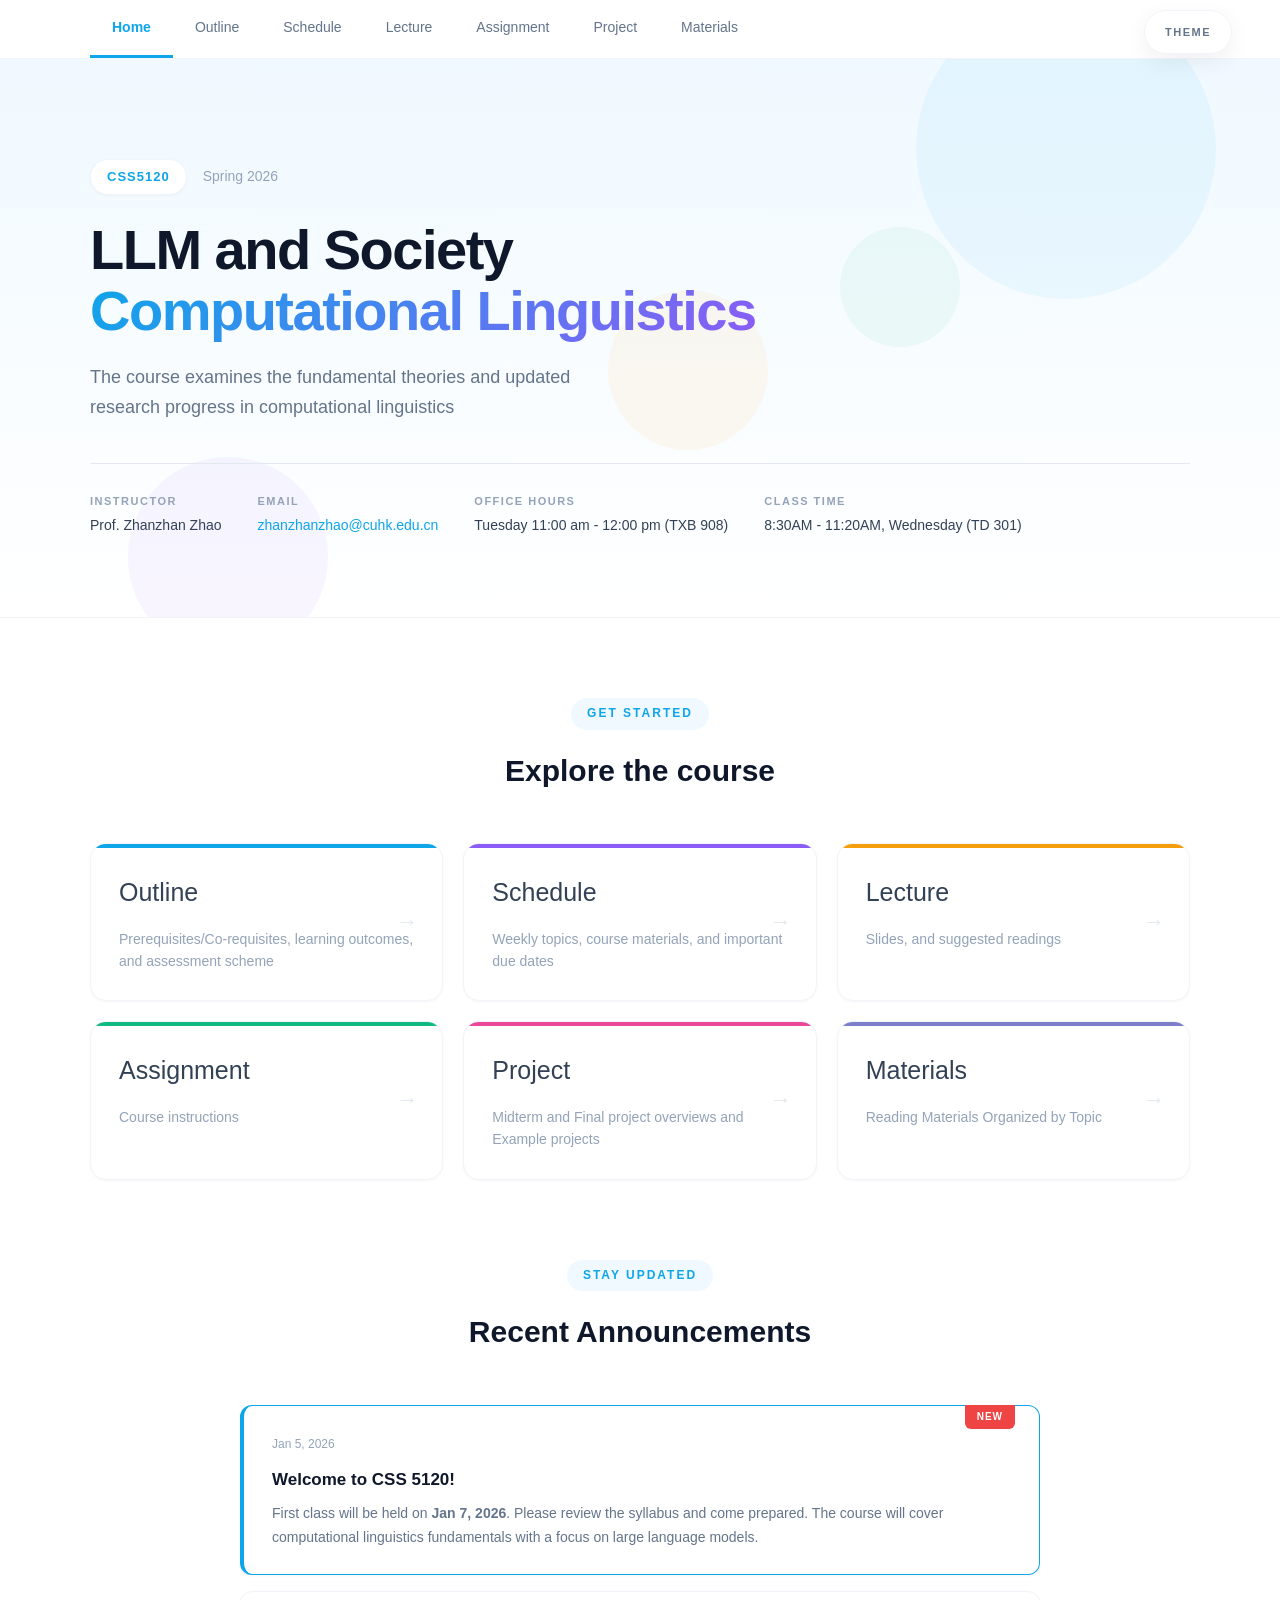
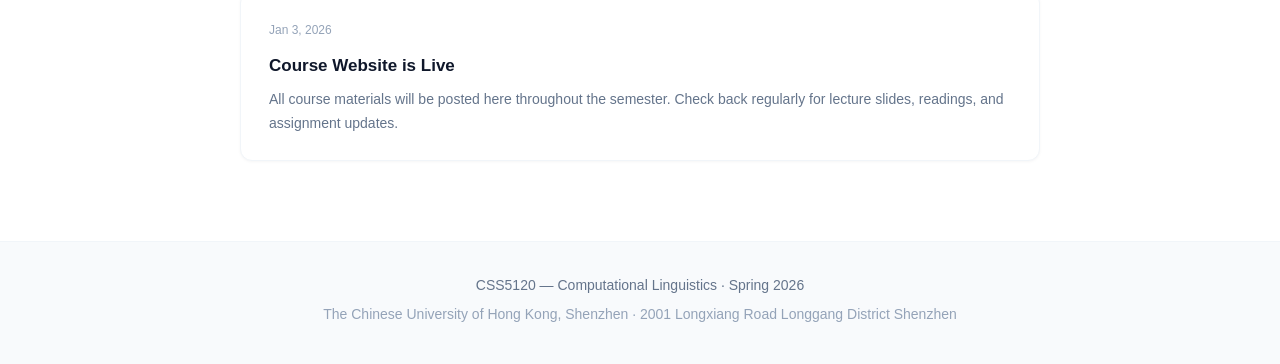
<file: index.html>
<!DOCTYPE html>
<html lang="en">
<head>
    <meta charset="UTF-8">
    <meta name="viewport" content="width=device-width, initial-scale=1.0">
    <title>CSS5120 — Computational Linguistics</title>
    <link rel="stylesheet" href="style.css">
</head>
<body>

    <div class="theme-picker">
        <div class="theme-trigger">THEME</div>
        <div class="theme-dots">
            <div class="theme-dot active" data-theme="light" data-label="Light"></div>
            <div class="theme-dot" data-theme="dark" data-label="Dark"></div>

        </div>
    </div>

    <!-- ===== 导航栏 ===== -->
    <nav class="navbar">
        <ul class="nav-links">
            <li><a href="index.html" class="nav-link active">Home</a></li>
            <li><a href="outline.html" class="nav-link">Outline</a></li>
            <li><a href="schedule.html" class="nav-link">Schedule</a></li>
            <li><a href="lecture.html" class="nav-link">Lecture</a></li>
            <li><a href="assignment.html" class="nav-link">Assignment</a></li>
            <li><a href="project.html" class="nav-link">Project</a></li>
            <li><a href="materials.html" class="nav-link">Materials</a></li>
        </ul>
    </nav>

    <!-- ===== Hero 主视觉区域 ===== -->
    <section class="hero-section">
        <div class="hero-bg-shapes">
            <div class="shape shape-1"></div>
            <div class="shape shape-2"></div>
            <div class="shape shape-3"></div>
            <div class="shape shape-4"></div>
        </div>
        <div class="hero-content">
            <div class="course-meta">
                <span class="course-code">CSS5120</span>
                <span class="course-semester">Spring 2026</span>
            </div>
            <h1 class="hero-title">LLM and Society<br><span class="highlight">Computational Linguistics</span></h1>
            <p class="hero-subtitle">The course examines the fundamental theories and updated research progress in computational linguistics</p>
            <div class="instructor-bar">
                <div class="info-item">
                    <span class="info-label">Instructor</span>
                    <span class="info-value">Prof. Zhanzhan Zhao</span>
                </div>
                <div class="info-item">
                    <span class="info-label">Email</span>
                    <span class="info-value"><a href="mailto:zhanzhanzhao@cuhk.edu.cn">zhanzhanzhao@cuhk.edu.cn</a></span>
                </div>
                <div class="info-item">
                    <span class="info-label">Office Hours</span>
                    <span class="info-value">Tuesday 11:00 am - 12:00 pm (TXB 908)</span>
                </div>
                <div class="info-item">
                    <span class="info-label">Class time</span>
                    <span class="info-value">8:30AM - 11:20AM, Wednesday (TD 301)</span>
                </div>
            </div>
        </div>
    </section>

    <!-- ===== 快捷入口 ===== -->
    <section class="quick-section">
        <div class="section-container">
            <div class="section-header center">
                <span class="section-tag">GET STARTED</span>
                <h2>Explore the course</h2>
            </div>
            <div class="quick-grid">
                <a href="outline.html" class="quick-card-v2">
                    <div class="quick-accent" style="background: #0ea5e9;"></div>
                    <span class="quick-icon-v2">Outline</span>
                    <p>Prerequisites/Co-requisites, learning outcomes, and assessment scheme</p>
                    <span class="quick-arrow">→</span>
                </a>
                <a href="schedule.html" class="quick-card-v2">
                    <div class="quick-accent" style="background: #8b5cf6;"></div>
                    <span class="quick-icon-v2">Schedule</span>
                    <p>Weekly topics, course materials, and important due dates</p>
                    <span class="quick-arrow">→</span>
                </a>
                <a href="lecture.html" class="quick-card-v2">
                    <div class="quick-accent" style="background: #f59e0b;"></div>
                    <span class="quick-icon-v2">Lecture</span>
                    <p>Slides, and suggested readings</p>
                    <span class="quick-arrow">→</span>
                </a>
                <a href="assignment.html" class="quick-card-v2">
                    <div class="quick-accent" style="background: #10b981;"></div>
                    <span class="quick-icon-v2">Assignment</span>
                    <p>Course instructions</p>
                    <span class="quick-arrow">→</span>
                </a>
                <a href="project.html" class="quick-card-v2">
                    <div class="quick-accent" style="background: #ec4899;"></div>
                    <span class="quick-icon-v2">Project</span>
                    <p>Midterm and Final project overviews and Example projects</p>
                    <span class="quick-arrow">→</span>
                </a>
                <a href="materials.html" class="quick-card-v2">
                    <div class="quick-accent" style="background: #7e7fcb;"></div>
                    <span class="quick-icon-v2">Materials</span>
                    <p>Reading Materials Organized by Topic</p>
                    <span class="quick-arrow">→</span>
                </a>
            </div>
        </div>
    </section>

    <!-- ===== 近期公告 ===== -->
    <section class="announcements-section">
        <div class="section-container">
            <div class="section-header center">
                <span class="section-tag">STAY UPDATED</span>
                <h2>Recent Announcements</h2>
            </div>
            <div class="announcement-list">
                <div class="announcement-card pinned">
                    <div class="announcement-badge">NEW</div>
                    <div class="announcement-meta">
                        <span class="announcement-date">Jan 5, 2026</span>
                    </div>
                    <h3>Welcome to CSS 5120!</h3>
                    <p>First class will be held on <strong>Jan 7, 2026</strong>. Please review the syllabus and come prepared. The course will cover computational linguistics fundamentals with a focus on large language models.</p>
                </div>
                <div class="announcement-card">
                    <div class="announcement-meta">
                        <span class="announcement-date">Jan 3, 2026</span>
                    </div>
                    <h3>Course Website is Live</h3>
                    <p>All course materials will be posted here throughout the semester. Check back regularly for lecture slides, readings, and assignment updates.</p>
                </div>
            </div>
        </div>
    </section>

    <!-- ===== 页脚 ===== -->
    <footer class="footer">
        <p>CSS5120 — Computational Linguistics · Spring 2026</p>
        <p class="footer-sub">The Chinese University of Hong Kong, Shenzhen · 2001 Longxiang Road Longgang District Shenzhen</p>
    </footer>

    <script src="theme.js"></script>
</body>
</html>
</file>
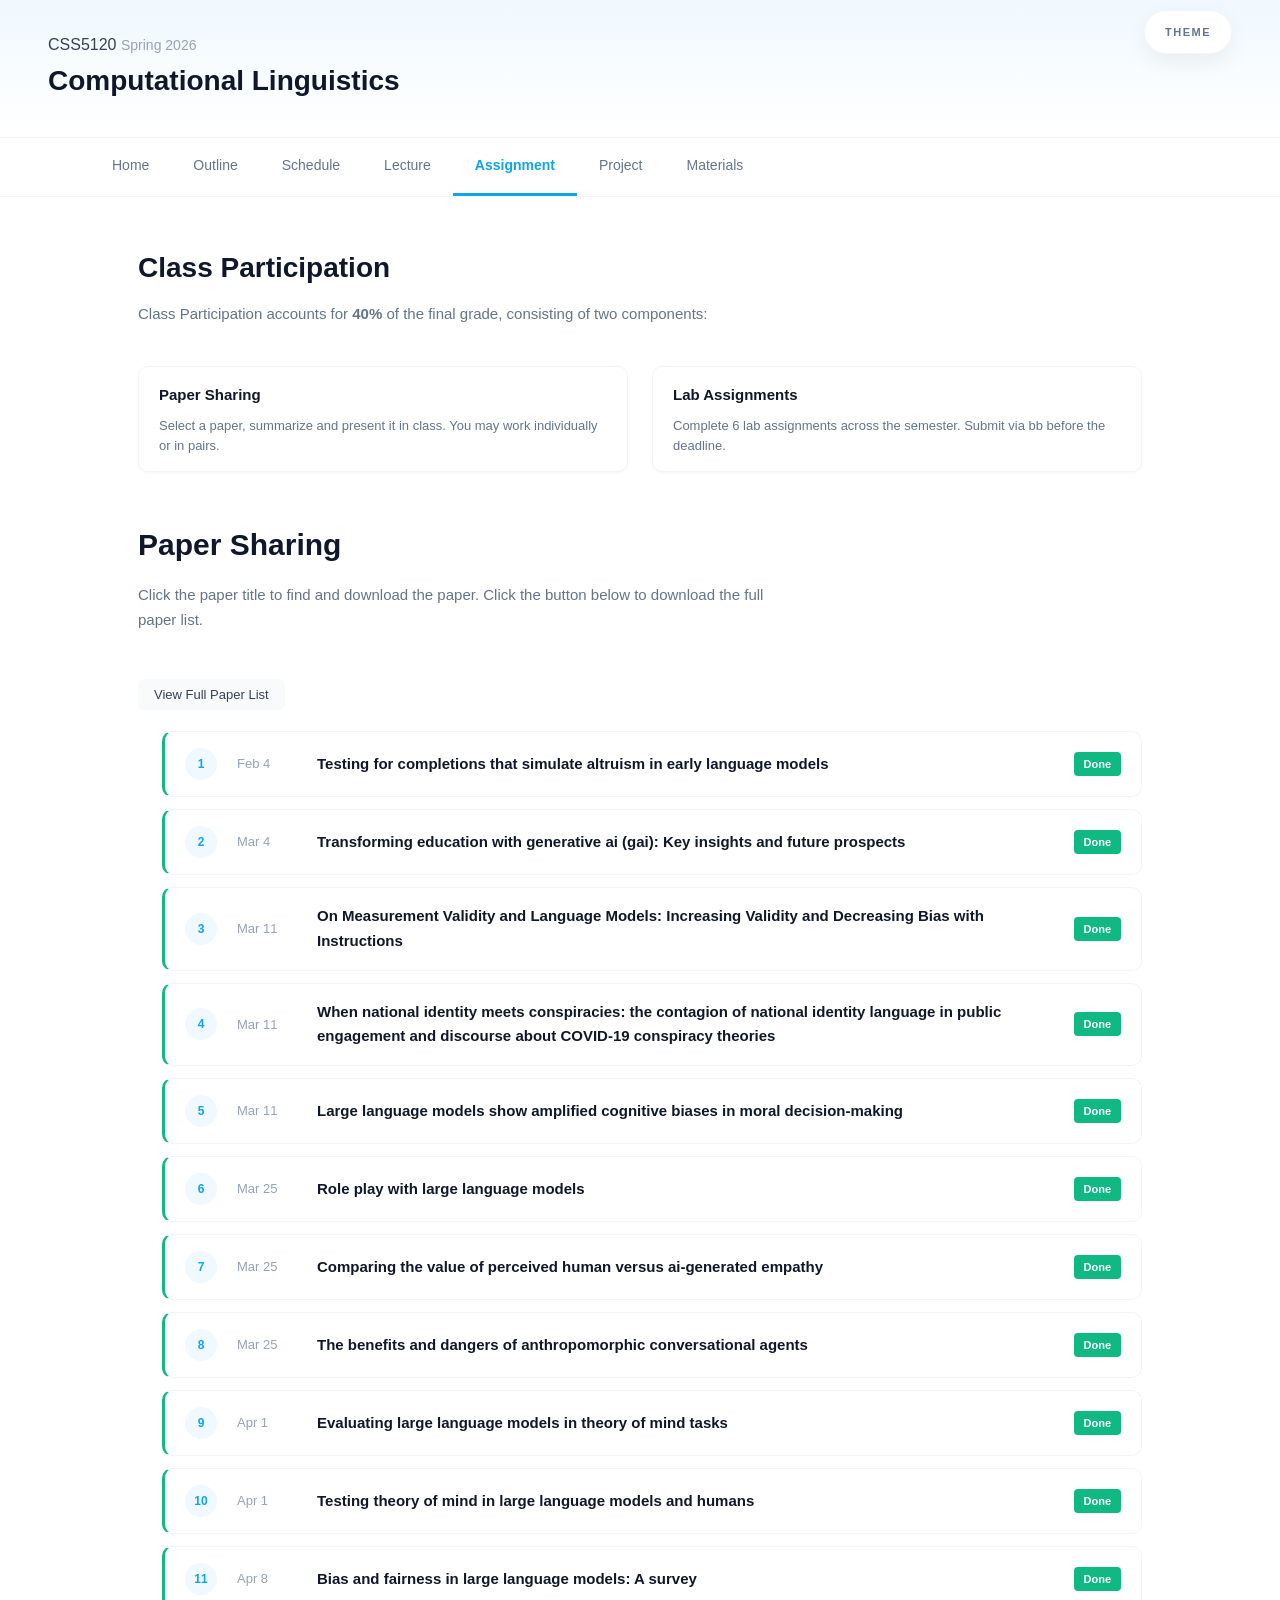
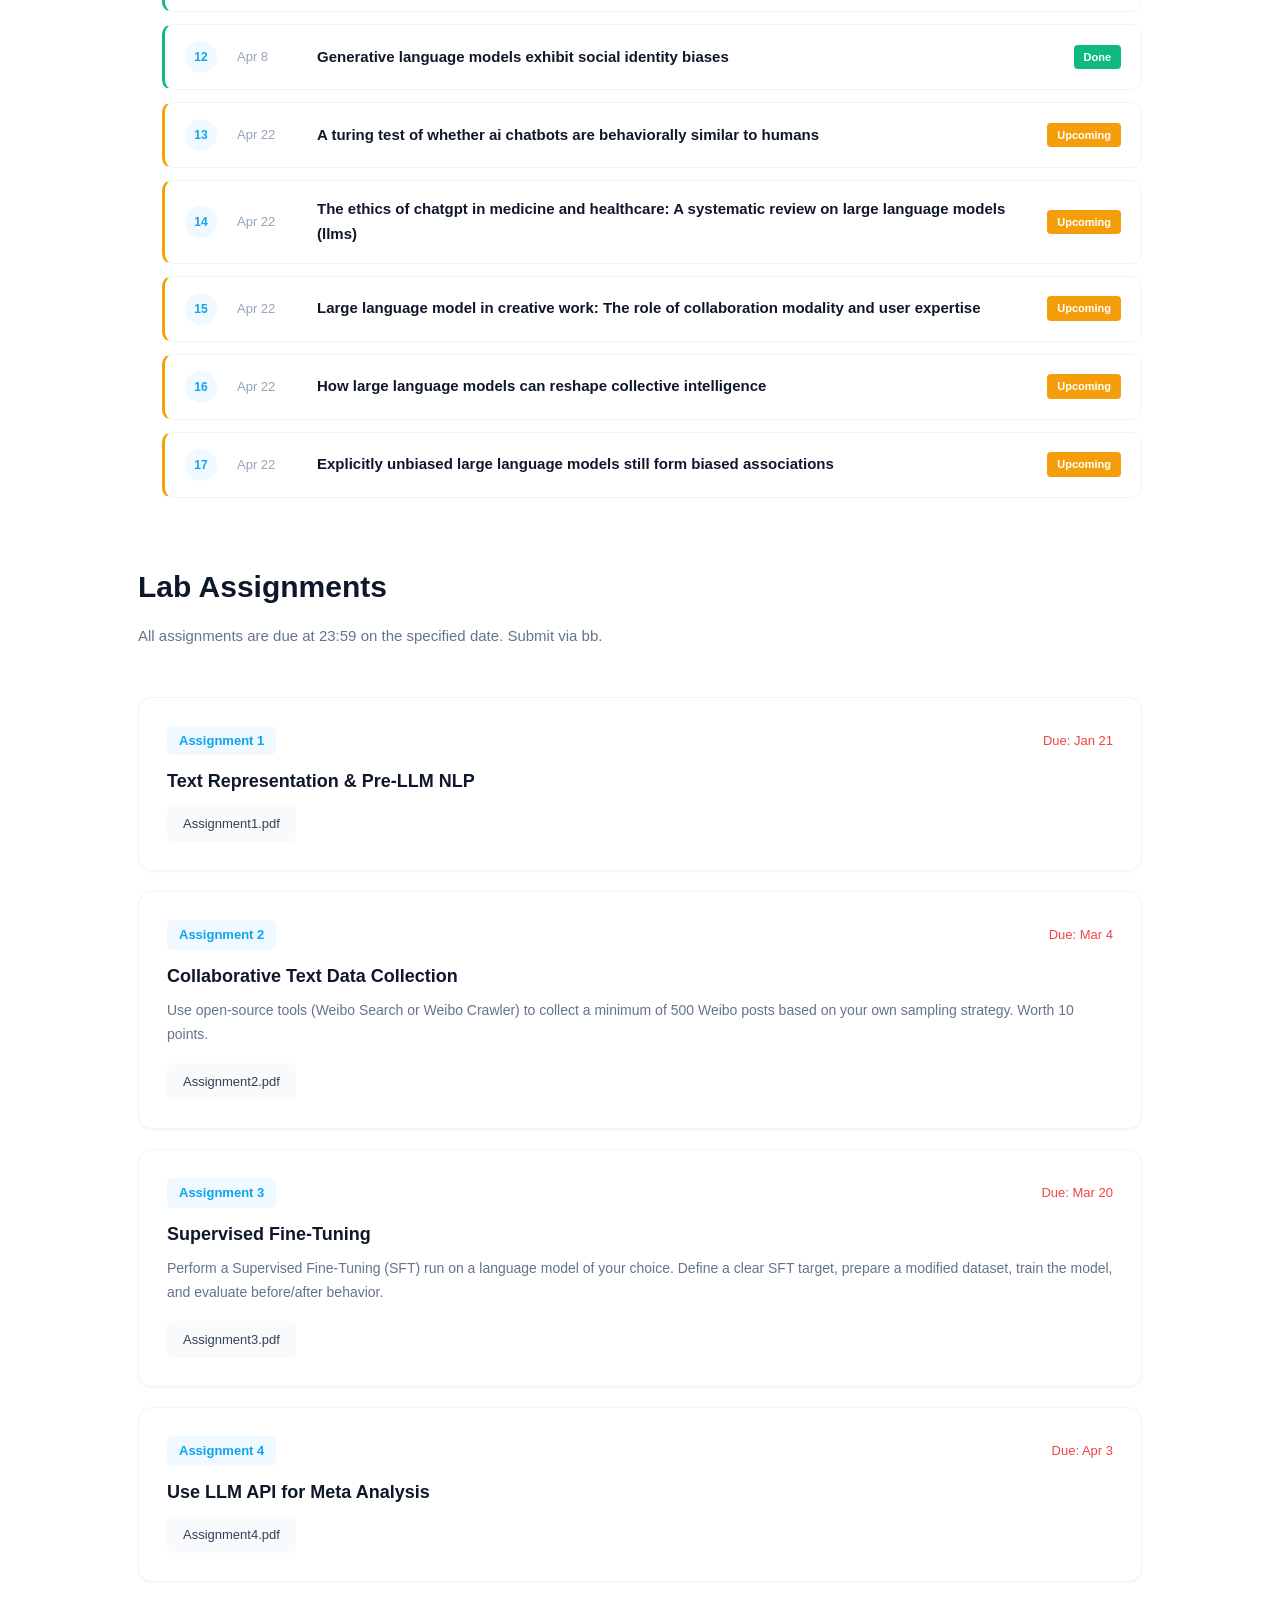
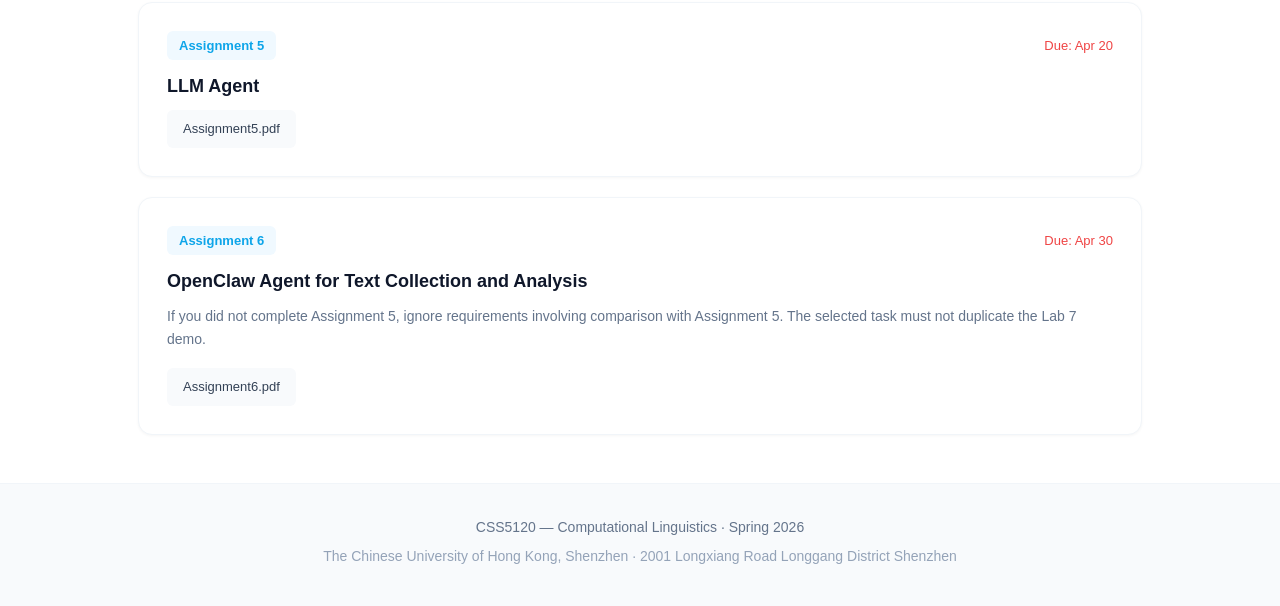
<file: assignment.html>
<!DOCTYPE html>
<html lang="en">
<head>
    <meta charset="UTF-8">
    <meta name="viewport" content="width=device-width, initial-scale=1.0">
    <title>Assignments — CSS5120</title>
    <link rel="stylesheet" href="style.css">
</head>
<body>

    <div class="theme-picker">
        <div class="theme-trigger">THEME</div>
        <div class="theme-dots">
            <div class="theme-dot active" data-theme="light" data-label="Light"></div>
            <div class="theme-dot" data-theme="dark" data-label="Dark"></div>
        </div>
    </div>

    <header class="course-header compact">
        <div class="header-inner">
            <div class="course-meta">
                <span class="course-code">CSS5120</span>
                <span class="course-semester">Spring 2026</span>
            </div>
            <h1 class="course-title">Computational Linguistics</h1>
        </div>
    </header>

    <nav class="navbar">
        <ul class="nav-links">
            <li><a href="index.html" class="nav-link">Home</a></li>
            <li><a href="outline.html" class="nav-link">Outline</a></li>
            <li><a href="schedule.html" class="nav-link">Schedule</a></li>
            <li><a href="lecture.html" class="nav-link">Lecture</a></li>
            <li><a href="assignment.html" class="nav-link active">Assignment</a></li>
            <li><a href="project.html" class="nav-link">Project</a></li>
            <li><a href="materials.html" class="nav-link">Materials</a></li>
        </ul>
    </nav>

    <main class="page-content">
        <div class="section-container">
            <div class="page-title">
                <h2>Class Participation</h2>
                <p>Class Participation accounts for <strong>40%</strong> of the final grade, consisting of two components:</p>
            </div>

            <!-- Participation Overview -->
            <div class="participation-grid">
                <a href="#paper-sharing" class="outline-nav-card">
                    <div style="display:flex;justify-content:space-between;align-items:center;margin-bottom:4px;">
                        <h4>Paper Sharing</h4>
                    </div>
                    <p>Select a paper, summarize and present it in class. You may work individually or in pairs.</p>
                </a>
                <a href="#lab-assignments" class="outline-nav-card">
                    <div style="display:flex;justify-content:space-between;align-items:center;margin-bottom:4px;">
                        <h4>Lab Assignments</h4>
                    </div>
                    <p>Complete 6 lab assignments across the semester. Submit via bb before the deadline.</p>
                </a>
            </div>

            <!-- Paper Sharing -->
            <div id="paper-sharing" class="section-header" style="margin-top: 48px; scroll-margin-top: 80px;">
                <h2>Paper Sharing</h2>
                <p>Click the paper title to find and download the paper. Click the button below to download the full paper list.</p>
            </div>

            <div style="margin-bottom: 24px;">
                <a href="https://docs.qq.com/sheet/DVWZZU0NJWkh0Z3JQ?tab=BB08J2" class="link-btn" target="_blank">View Full Paper List</a>
            </div>

            <div class="paper-list"><div class="paper-item done">
                    <div class="paper-num">1</div>
                    <span class="paper-date">Feb 4</span>
                    <a href="https://scholar.google.com/scholar?q=Johnson+Obradovich+completions+simulate+altruism+language+models" target="_blank">Testing for completions that simulate altruism in early language models</a>
                    <span class="status-done">Done</span>
                </div><div class="paper-item done">
                    <div class="paper-num">2</div>
                    <span class="paper-date">Mar 4</span>
                    <a href="https://scholar.google.com/scholar?q=Lang+transforming+education+generative+AI" target="_blank">Transforming education with generative ai (gai): Key insights and future prospects</a>
                    <span class="status-done">Done</span>
                </div><div class="paper-item done">
                    <div class="paper-num">3</div>
                    <span class="paper-date">Mar 11</span>
                    <a href="https://doi.org/10.1080/19312458.2024.2378690" target="_blank">On Measurement Validity and Language Models: Increasing Validity and Decreasing Bias with Instructions</a>
                    <span class="status-done">Done</span>
                </div><div class="paper-item done">
                    <div class="paper-num">4</div>
                    <span class="paper-date">Mar 11</span>
                    <a href="https://doi.org/10.1093/jcmc/zmac034" target="_blank">When national identity meets conspiracies: the contagion of national identity language in public engagement and discourse about COVID-19 conspiracy theories</a>
                    <span class="status-done">Done</span>
                </div><div class="paper-item done">
                    <div class="paper-num">5</div>
                    <span class="paper-date">Mar 11</span>
                    <a href="https://scholar.google.com/scholar?q=Cheung+LLMs+amplified+cognitive+biases+moral" target="_blank">Large language models show amplified cognitive biases in moral decision-making</a>
                    <span class="status-done">Done</span>
                </div><div class="paper-item done">
                    <div class="paper-num">6</div>
                    <span class="paper-date">Mar 25</span>
                    <a href="https://scholar.google.com/scholar?q=Shanahan+role+play+large+language+models" target="_blank">Role play with large language models</a>
                    <span class="status-done">Done</span>
                </div><div class="paper-item done">
                    <div class="paper-num">7</div>
                    <span class="paper-date">Mar 25</span>
                    <a href="https://scholar.google.com/scholar?q=Rubin+perceived+human+AI+empathy" target="_blank">Comparing the value of perceived human versus ai-generated empathy</a>
                    <span class="status-done">Done</span>
                </div><div class="paper-item done">
                    <div class="paper-num">8</div>
                    <span class="paper-date">Mar 25</span>
                    <a href="https://scholar.google.com/scholar?q=Peter+benefits+dangers+anthropomorphic+conversational+agents" target="_blank">The benefits and dangers of anthropomorphic conversational agents</a>
                    <span class="status-done">Done</span>
                </div><div class="paper-item done">
                    <div class="paper-num">9</div>
                    <span class="paper-date">Apr 1</span>
                    <a href="https://scholar.google.com/scholar?q=Kosinski+evaluating+LLMs+theory+mind" target="_blank">Evaluating large language models in theory of mind tasks</a>
                    <span class="status-done">Done</span>
                </div><div class="paper-item done">
                    <div class="paper-num">10</div>
                    <span class="paper-date">Apr 1</span>
                    <a href="https://scholar.google.com/scholar?q=Strachan+testing+theory+mind+LLMs+humans" target="_blank">Testing theory of mind in large language models and humans</a>
                    <span class="status-done">Done</span>
                </div><div class="paper-item done">
                    <div class="paper-num">11</div>
                    <span class="paper-date">Apr 8</span>
                    <a href="https://scholar.google.com/scholar?q=Gallegos+bias+fairness+LLMs+survey" target="_blank">Bias and fairness in large language models: A survey</a>
                    <span class="status-done">Done</span>
                </div><div class="paper-item done">
                    <div class="paper-num">12</div>
                    <span class="paper-date">Apr 8</span>
                    <a href="https://scholar.google.com/scholar?q=Hu+generative+language+models+social+identity+biases" target="_blank">Generative language models exhibit social identity biases</a>
                    <span class="status-done">Done</span>
                </div><div class="paper-item pending">
                    <div class="paper-num">13</div>
                    <span class="paper-date">Apr 22</span>
                    <a href="https://scholar.google.com/scholar?q=Mei+Turing+test+AI+chatbots+behaviorally+similar+humans" target="_blank">A turing test of whether ai chatbots are behaviorally similar to humans</a>
                    <span class="status-pending">Upcoming</span>
                </div><div class="paper-item pending">
                    <div class="paper-num">14</div>
                    <span class="paper-date">Apr 22</span>
                    <a href="https://scholar.google.com/scholar?q=Haltaufderheide+Ranisch+ethics+ChatGPT+medicine+healthcare" target="_blank">The ethics of chatgpt in medicine and healthcare: A systematic review on large language models (llms)</a>
                    <span class="status-pending">Upcoming</span>
                </div><div class="paper-item pending">
                    <div class="paper-num">15</div>
                    <span class="paper-date">Apr 22</span>
                    <a href="https://scholar.google.com/scholar?q=Chen+Chan+LLM+creative+work+collaboration+modality" target="_blank">Large language model in creative work: The role of collaboration modality and user expertise</a>
                    <span class="status-pending">Upcoming</span>
                </div><div class="paper-item pending">
                    <div class="paper-num">16</div>
                    <span class="paper-date">Apr 22</span>
                    <a href="https://scholar.google.com/scholar?q=Burton+large+language+models+reshape+collective+intelligence" target="_blank">How large language models can reshape collective intelligence</a>
                    <span class="status-pending">Upcoming</span>
                </div><div class="paper-item pending">
                    <div class="paper-num">17</div>
                    <span class="paper-date">Apr 22</span>
                    <a href="https://scholar.google.com/scholar?q=Bai+explicitly+unbiased+LLMs+biased+associations" target="_blank">Explicitly unbiased large language models still form biased associations</a>
                    <span class="status-pending">Upcoming</span>
                </div>
            </div>

            <!-- Lab Assignments -->
            <div id="lab-assignments" class="section-header" style="margin-top: 64px; scroll-margin-top: 80px;">
                <h2>Lab Assignments</h2>
                <p>All assignments are due at 23:59 on the specified date. Submit via bb.</p>
            </div>

            <div class="assignment-list">
                <div class="assignment-card">
                    <div class="assignment-header">
                        <span class="assignment-num">Assignment 1</span>
                        <span class="assignment-due">Due: Jan 21</span>
                    </div>
                    <h3>Text Representation & Pre-LLM NLP</h3>
                    <div class="assignment-links">
                        <a href="assignments/Assignment1.pdf" class="link-btn" download>Assignment1.pdf</a>
                    </div>
                </div>

                <div class="assignment-card">
                    <div class="assignment-header">
                        <span class="assignment-num">Assignment 2</span>
                        <span class="assignment-due">Due: Mar 4</span>
                    </div>
                    <h3>Collaborative Text Data Collection</h3>
                    <p>Use open-source tools (Weibo Search or Weibo Crawler) to collect a minimum of 500 Weibo posts based on your own sampling strategy. Worth 10 points.</p>
                    <div class="assignment-links">
                        <a href="assignments/Assignment2.pdf" class="link-btn" download>Assignment2.pdf</a>
                    </div>
                </div>

                <div class="assignment-card">
                    <div class="assignment-header">
                        <span class="assignment-num">Assignment 3</span>
                        <span class="assignment-due">Due: Mar 20</span>
                    </div>
                    <h3>Supervised Fine-Tuning</h3>
                    <p>Perform a Supervised Fine-Tuning (SFT) run on a language model of your choice. Define a clear SFT target, prepare a modified dataset, train the model, and evaluate before/after behavior.</p>
                    <div class="assignment-links">
                        <a href="assignments/Assignment3.pdf" class="link-btn" download>Assignment3.pdf</a>
                    </div>
                </div>

                <div class="assignment-card">
                    <div class="assignment-header">
                        <span class="assignment-num">Assignment 4</span>
                        <span class="assignment-due">Due: Apr 3</span>
                    </div>
                    <h3>Use LLM API for Meta Analysis</h3>
                    <div class="assignment-links">
                        <a href="assignments/Assignment4.pdf" class="link-btn" download>Assignment4.pdf</a>
                    </div>
                </div>

                <div class="assignment-card">
                    <div class="assignment-header">
                        <span class="assignment-num">Assignment 5</span>
                        <span class="assignment-due">Due: Apr 20</span>
                    </div>
                    <h3>LLM Agent</h3>
                    <div class="assignment-links">
                        <a href="assignments/Assignment5.pdf" class="link-btn" download>Assignment5.pdf</a>
                    </div>
                </div>

                <div class="assignment-card">
                    <div class="assignment-header">
                        <span class="assignment-num">Assignment 6</span>
                        <span class="assignment-due">Due: Apr 30</span>
                    </div>
                    <h3>OpenClaw Agent for Text Collection and Analysis</h3>
                    <p>If you did not complete Assignment 5, ignore requirements involving comparison with Assignment 5. The selected task must not duplicate the Lab 7 demo.</p>
                    <div class="assignment-links">
                        <a href="assignments/Assignment6.pdf" class="link-btn" download>Assignment6.pdf</a>
                    </div>
                </div>
            </div>
        </div>
    </main>

    <footer class="footer">
        <p>CSS5120 — Computational Linguistics · Spring 2026</p>
        <p class="footer-sub">The Chinese University of Hong Kong, Shenzhen · 2001 Longxiang Road Longgang District Shenzhen</p>
    </footer>

    <script src="theme.js"></script>
</body>
</html>
</file>
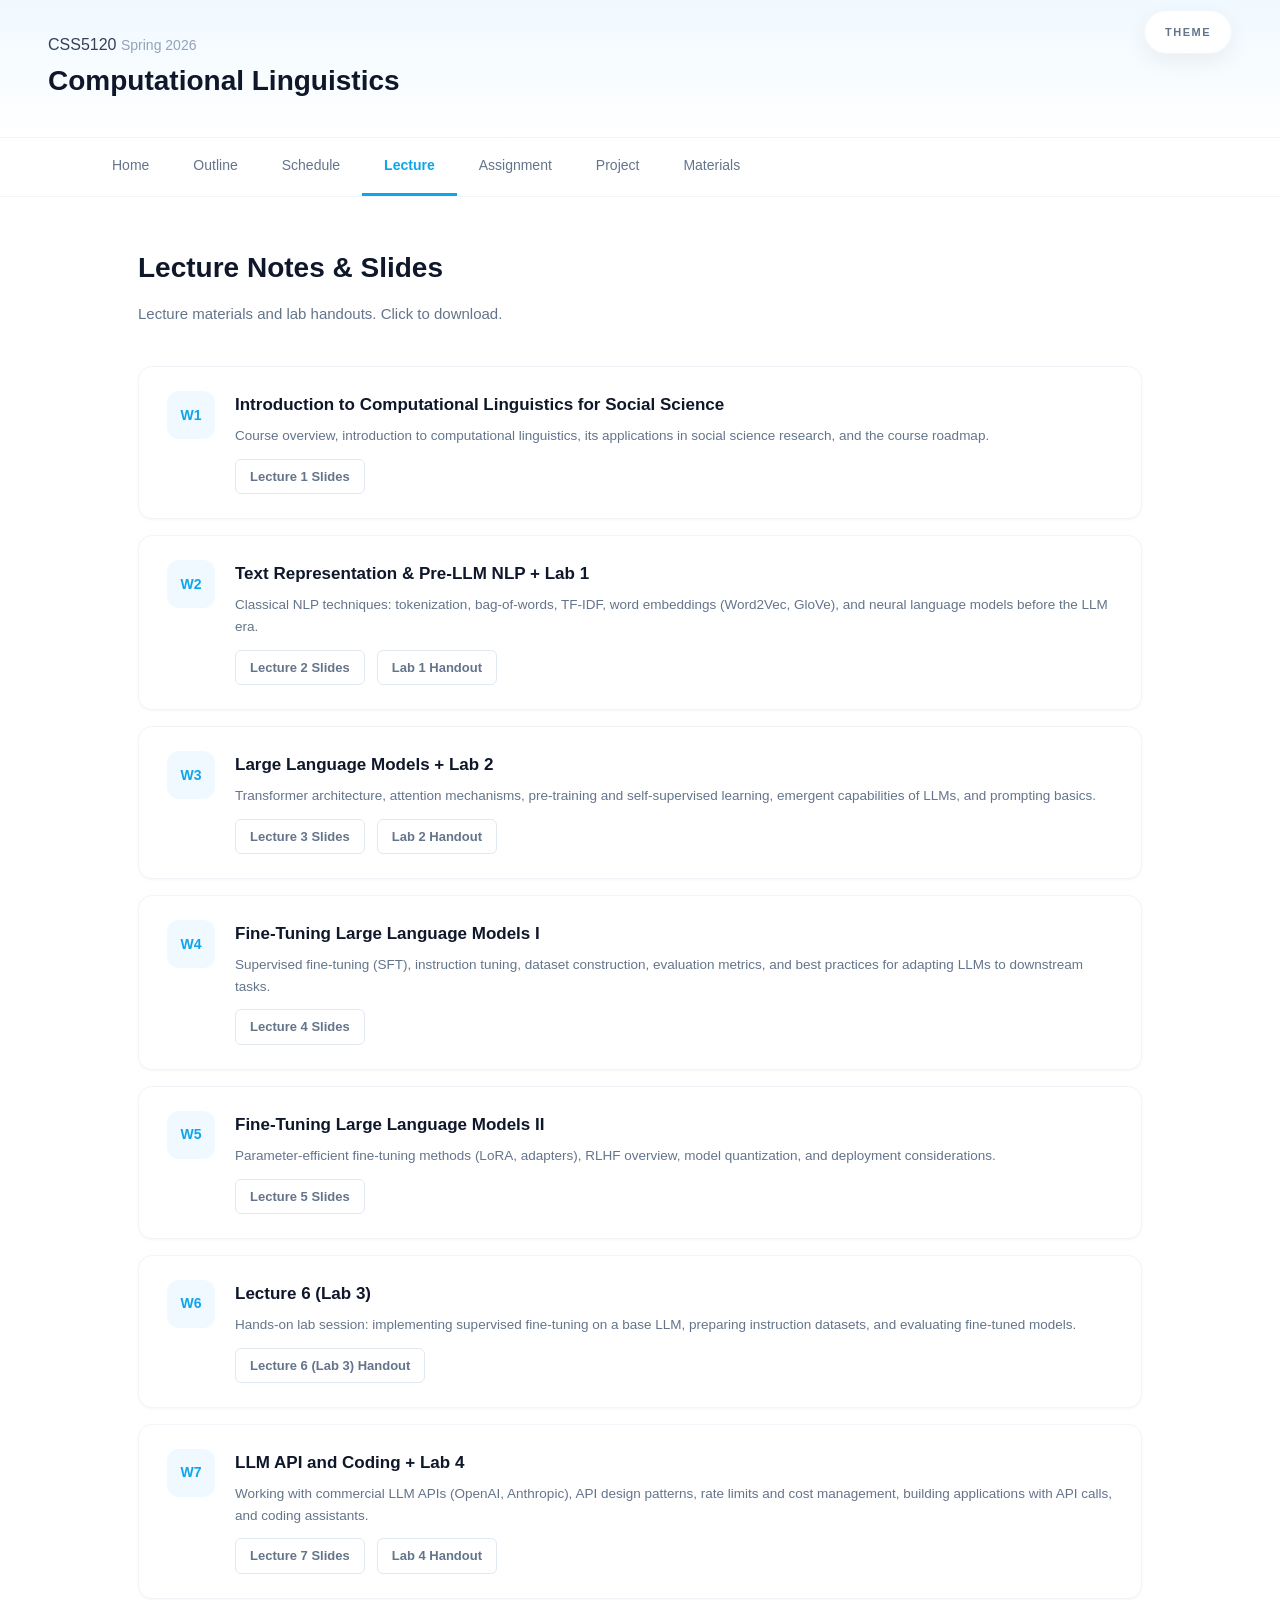
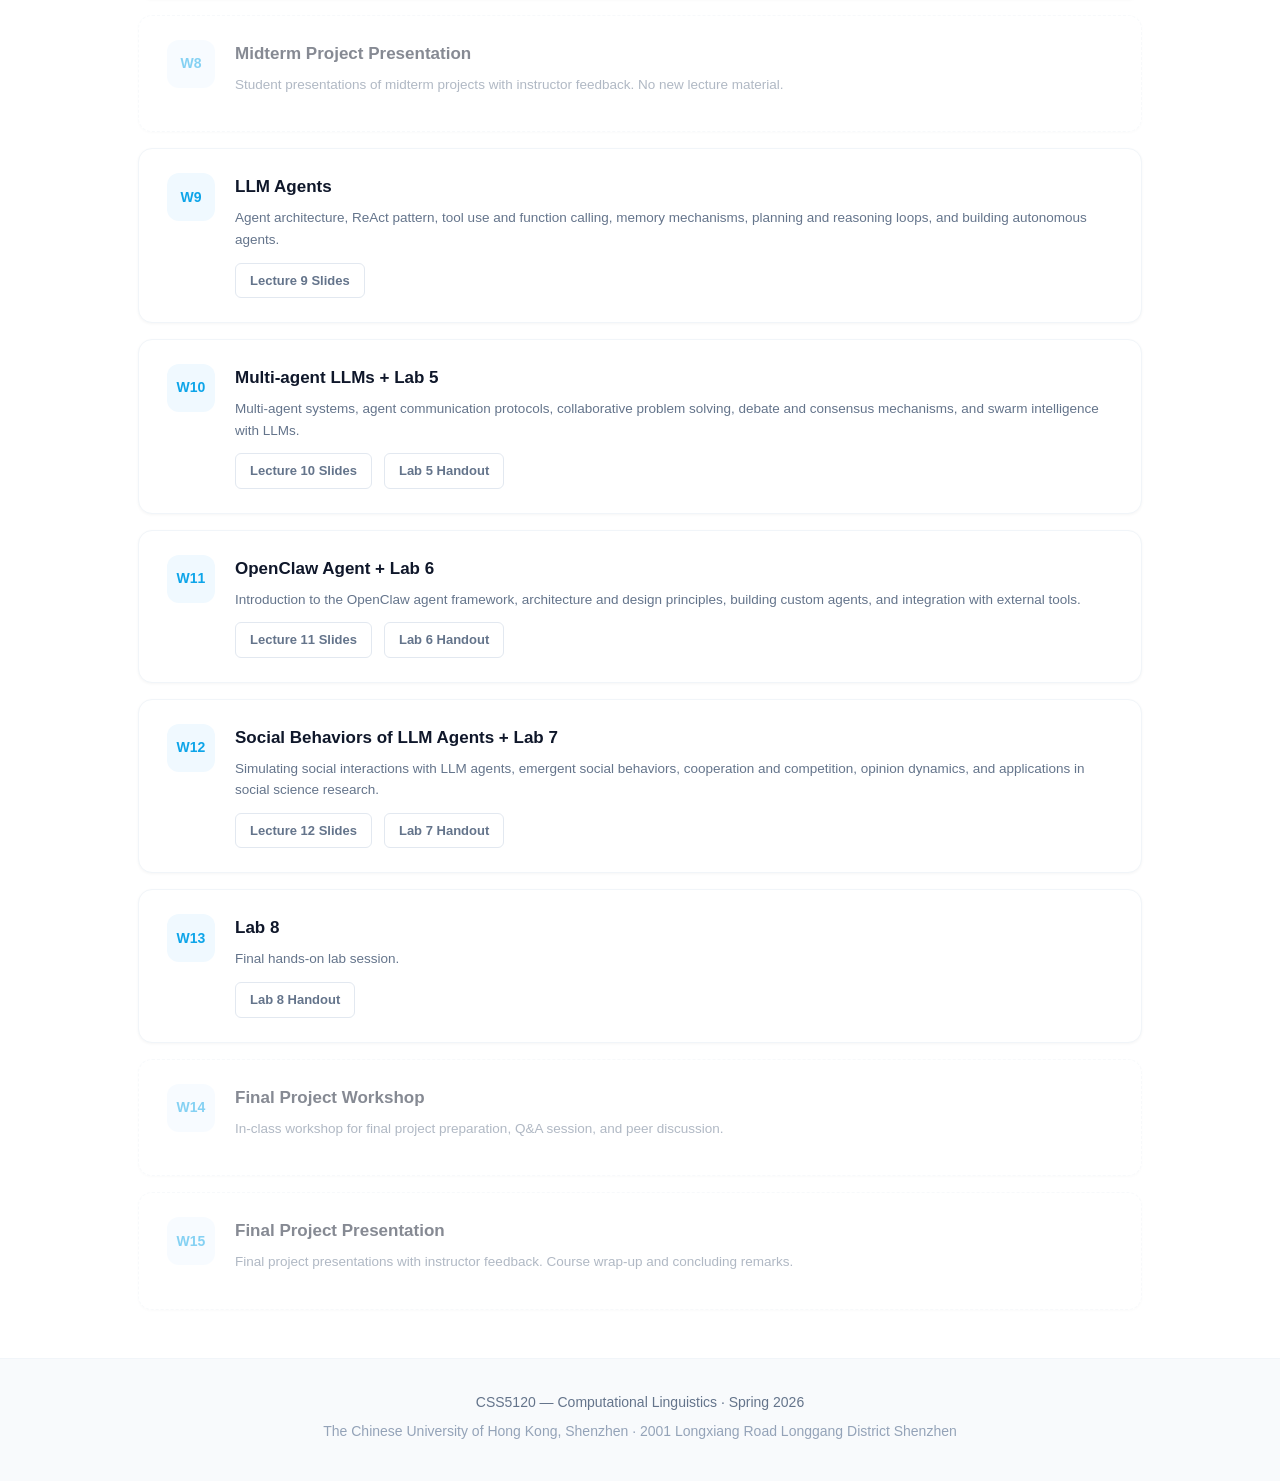
<file: lecture.html>
<!DOCTYPE html>
<html lang="en">
<head>
    <meta charset="UTF-8">
    <meta name="viewport" content="width=device-width, initial-scale=1.0">
    <title>Lecture — CSS5120</title>
    <link rel="stylesheet" href="style.css">
</head>
<body>

    <div class="theme-picker">
        <div class="theme-trigger">THEME</div>
        <div class="theme-dots">
            <div class="theme-dot active" data-theme="light" data-label="Light"></div>
            <div class="theme-dot" data-theme="dark" data-label="Dark"></div>

        </div>
    </div>

    <header class="course-header compact">
        <div class="header-inner">
            <div class="course-meta">
                <span class="course-code">CSS5120</span>
                <span class="course-semester">Spring 2026</span>
            </div>
            <h1 class="course-title">Computational Linguistics</h1>
        </div>
    </header>

    <nav class="navbar">
        <ul class="nav-links">
            <li><a href="index.html" class="nav-link">Home</a></li>
            <li><a href="outline.html" class="nav-link">Outline</a></li>
            <li><a href="schedule.html" class="nav-link">Schedule</a></li>
            <li><a href="lecture.html" class="nav-link active">Lecture</a></li>
            <li><a href="assignment.html" class="nav-link">Assignment</a></li>
            <li><a href="project.html" class="nav-link">Project</a></li>
            <li><a href="materials.html" class="nav-link">Materials</a></li>
        </ul>
    </nav>

    <main class="page-content">
        <div class="section-container">
            <div class="page-title">
                <h2>Lecture Notes &amp; Slides</h2>
                <p>Lecture materials and lab handouts. Click to download.</p>
            </div>

            <div class="lecture-list">
                <div class="lecture-item">
                    <div class="lecture-week">W1</div>
                    <div class="lecture-content">
                        <h3>Introduction to Computational Linguistics for Social Science</h3>
                        <p class="lecture-desc">Course overview, introduction to computational linguistics, its applications in social science research, and the course roadmap.</p>
                        <div class="lecture-links">
                            <a href="lectures/lecture1.pptx" class="link-lecture" download>Lecture 1 Slides</a>
                        </div>
                    </div>
                </div>

                <div class="lecture-item">
                    <div class="lecture-week">W2</div>
                    <div class="lecture-content">
                        <h3>Text Representation &amp; Pre-LLM NLP + <span class="lab-tag">Lab 1</span></h3>
                        <p class="lecture-desc">Classical NLP techniques: tokenization, bag-of-words, TF-IDF, word embeddings (Word2Vec, GloVe), and neural language models before the LLM era.</p>
                        <div class="lecture-links">
                            <a href="lectures/lecture2.pptx" class="link-lecture" download>Lecture 2 Slides</a>
                            <a href="lectures/Lab1.zip" class="link-lab" download>Lab 1 Handout</a>
                        </div>
                    </div>
                </div>

                <div class="lecture-item">
                    <div class="lecture-week">W3</div>
                    <div class="lecture-content">
                        <h3>Large Language Models + <span class="lab-tag">Lab 2</span></h3>
                        <p class="lecture-desc">Transformer architecture, attention mechanisms, pre-training and self-supervised learning, emergent capabilities of LLMs, and prompting basics.</p>
                        <div class="lecture-links">
                            <a href="lectures/lecture3.pdf" class="link-lecture" download>Lecture 3 Slides</a>
                            <a href="lectures/lab2.pdf" class="link-lab" download>Lab 2 Handout</a>
                        </div>
                    </div>
                </div>

                <div class="lecture-item">
                    <div class="lecture-week">W4</div>
                    <div class="lecture-content">
                        <h3>Fine-Tuning Large Language Models I</h3>
                        <p class="lecture-desc">Supervised fine-tuning (SFT), instruction tuning, dataset construction, evaluation metrics, and best practices for adapting LLMs to downstream tasks.</p>
                        <div class="lecture-links">
                            <a href="lectures/lecture4.pptx" class="link-lecture" download>Lecture 4 Slides</a>
                        </div>
                    </div>
                </div>

                <div class="lecture-item">
                    <div class="lecture-week">W5</div>
                    <div class="lecture-content">
                        <h3>Fine-Tuning Large Language Models II</h3>
                        <p class="lecture-desc">Parameter-efficient fine-tuning methods (LoRA, adapters), RLHF overview, model quantization, and deployment considerations.</p>
                        <div class="lecture-links">
                            <a href="lectures/lecture5.pptx" class="link-lecture" download>Lecture 5 Slides</a>
                        </div>
                    </div>
                </div>

                <div class="lecture-item">
                    <div class="lecture-week">W6</div>
                    <div class="lecture-content">
                        <h3><span class="lab-tag">Lecture 6 (Lab 3)</span></h3>
                        <p class="lecture-desc">Hands-on lab session: implementing supervised fine-tuning on a base LLM, preparing instruction datasets, and evaluating fine-tuned models.</p>
                        <div class="lecture-links">
                            <a href="lectures/lecture6-lab.pdf" class="link-lecture" download>Lecture 6 (Lab 3) Handout</a>
                        </div>
                    </div>
                </div>

                <div class="lecture-item">
                    <div class="lecture-week">W7</div>
                    <div class="lecture-content">
                        <h3>LLM API and Coding + <span class="lab-tag">Lab 4</span></h3>
                        <p class="lecture-desc">Working with commercial LLM APIs (OpenAI, Anthropic), API design patterns, rate limits and cost management, building applications with API calls, and coding assistants.</p>
                        <div class="lecture-links">
                            <a href="lectures/lecture7.pptx" class="link-lecture" download>Lecture 7 Slides</a>
                            <a href="lectures/lab4.zip" class="link-lab" download>Lab 4 Handout</a>
                        </div>
                    </div>
                </div>

                <div class="lecture-item placeholder">
                    <div class="lecture-week">W8</div>
                    <div class="lecture-content">
                        <h3>Midterm Project Presentation</h3>
                        <p class="lecture-desc">Student presentations of midterm projects with instructor feedback. No new lecture material.</p>
                    </div>
                </div>

                <div class="lecture-item">
                    <div class="lecture-week">W9</div>
                    <div class="lecture-content">
                        <h3>LLM Agents</h3>
                        <p class="lecture-desc">Agent architecture, ReAct pattern, tool use and function calling, memory mechanisms, planning and reasoning loops, and building autonomous agents.</p>
                        <div class="lecture-links">
                            <a href="lectures/lecture9.pptx" class="link-lecture" download>Lecture 9 Slides</a>
                        </div>
                    </div>
                </div>

                <div class="lecture-item">
                    <div class="lecture-week">W10</div>
                    <div class="lecture-content">
                        <h3>Multi-agent LLMs + <span class="lab-tag">Lab 5</span></h3>
                        <p class="lecture-desc">Multi-agent systems, agent communication protocols, collaborative problem solving, debate and consensus mechanisms, and swarm intelligence with LLMs.</p>
                        <div class="lecture-links">
                            <a href="lectures/lecture10.pptx" class="link-lecture" download>Lecture 10 Slides</a>
                            <a href="lectures/lab5.zip" class="link-lab" download>Lab 5 Handout</a>
                        </div>
                    </div>
                </div>

                <div class="lecture-item">
                    <div class="lecture-week">W11</div>
                    <div class="lecture-content">
                        <h3>OpenClaw Agent + <span class="lab-tag">Lab 6</span></h3>
                        <p class="lecture-desc">Introduction to the OpenClaw agent framework, architecture and design principles, building custom agents, and integration with external tools.</p>
                        <div class="lecture-links">
                            <a href="lectures/lecture11.pptx" class="link-lecture" download>Lecture 11 Slides</a>
                            <a href="lectures/lab6.zip" class="link-lab" download>Lab 6 Handout</a>
                        </div>
                    </div>
                </div>

                <div class="lecture-item">
                    <div class="lecture-week">W12</div>
                    <div class="lecture-content">
                        <h3>Social Behaviors of LLM Agents + <span class="lab-tag">Lab 7</span></h3>
                        <p class="lecture-desc">Simulating social interactions with LLM agents, emergent social behaviors, cooperation and competition, opinion dynamics, and applications in social science research.</p>
                        <div class="lecture-links">
                            <a href="lectures/lecture12.pptx" class="link-lecture" download>Lecture 12 Slides</a>
                            <a href="lectures/lab7.pdf" class="link-lab" download>Lab 7 Handout</a>
                        </div>
                    </div>
                </div>

                <div class="lecture-item">
                    <div class="lecture-week">W13</div>
                    <div class="lecture-content">
                        <h3><span class="lab-tag">Lab 8</span></h3>
                        <p class="lecture-desc">Final hands-on lab session.</p>
                        <div class="lecture-links">
                            <a href="lectures/lab8.zip" class="link-lab" download>Lab 8 Handout</a>
                        </div>
                    </div>
                </div>

                <div class="lecture-item placeholder">
                    <div class="lecture-week">W14</div>
                    <div class="lecture-content">
                        <h3>Final Project Workshop</h3>
                        <p class="lecture-desc">In-class workshop for final project preparation, Q&amp;A session, and peer discussion.</p>
                    </div>
                </div>

                <div class="lecture-item placeholder">
                    <div class="lecture-week">W15</div>
                    <div class="lecture-content">
                        <h3>Final Project Presentation</h3>
                        <p class="lecture-desc">Final project presentations with instructor feedback. Course wrap-up and concluding remarks.</p>
                    </div>
                </div>
            </div>
        </div>
    </main>

    <footer class="footer">
        <p>CSS5120 — Computational Linguistics · Spring 2026</p>
        <p class="footer-sub">The Chinese University of Hong Kong, Shenzhen · 2001 Longxiang Road Longgang District Shenzhen</p>
    </footer>

    <script src="theme.js"></script>
</body>
</html>
</file>
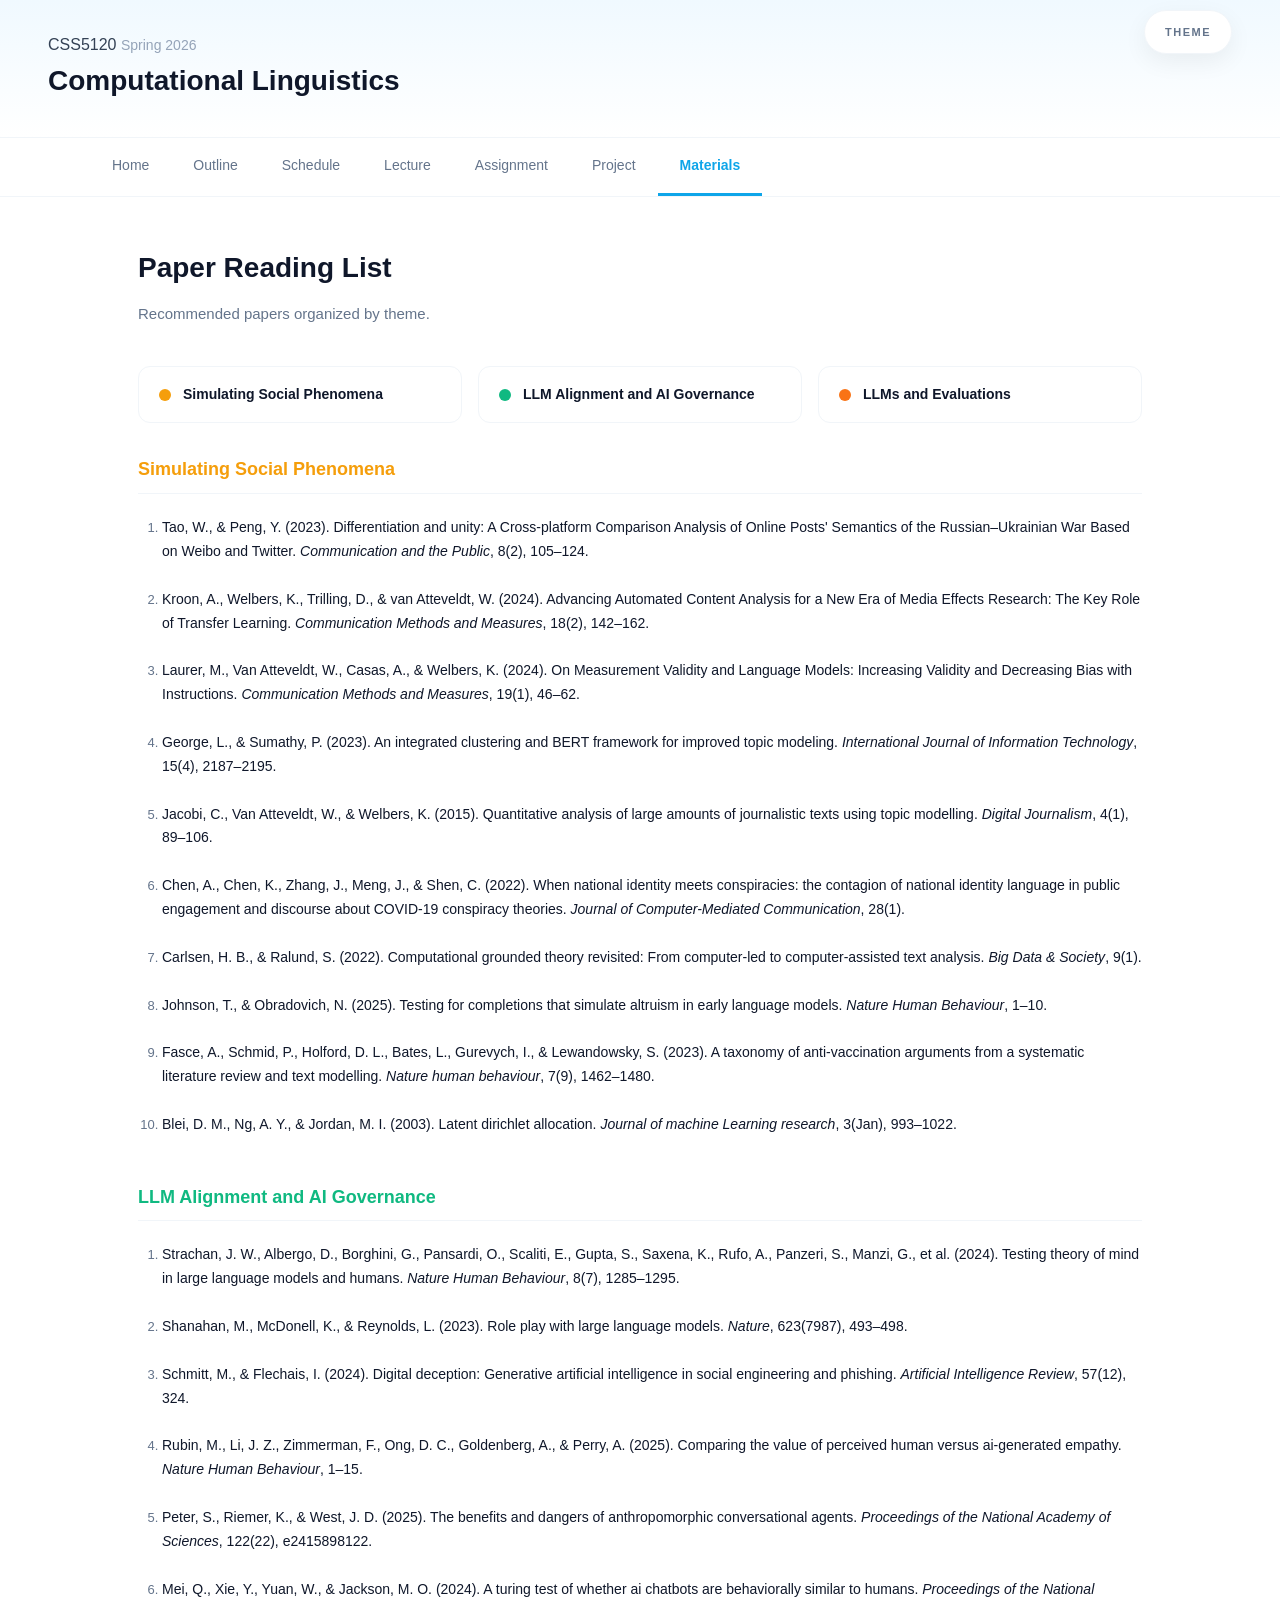
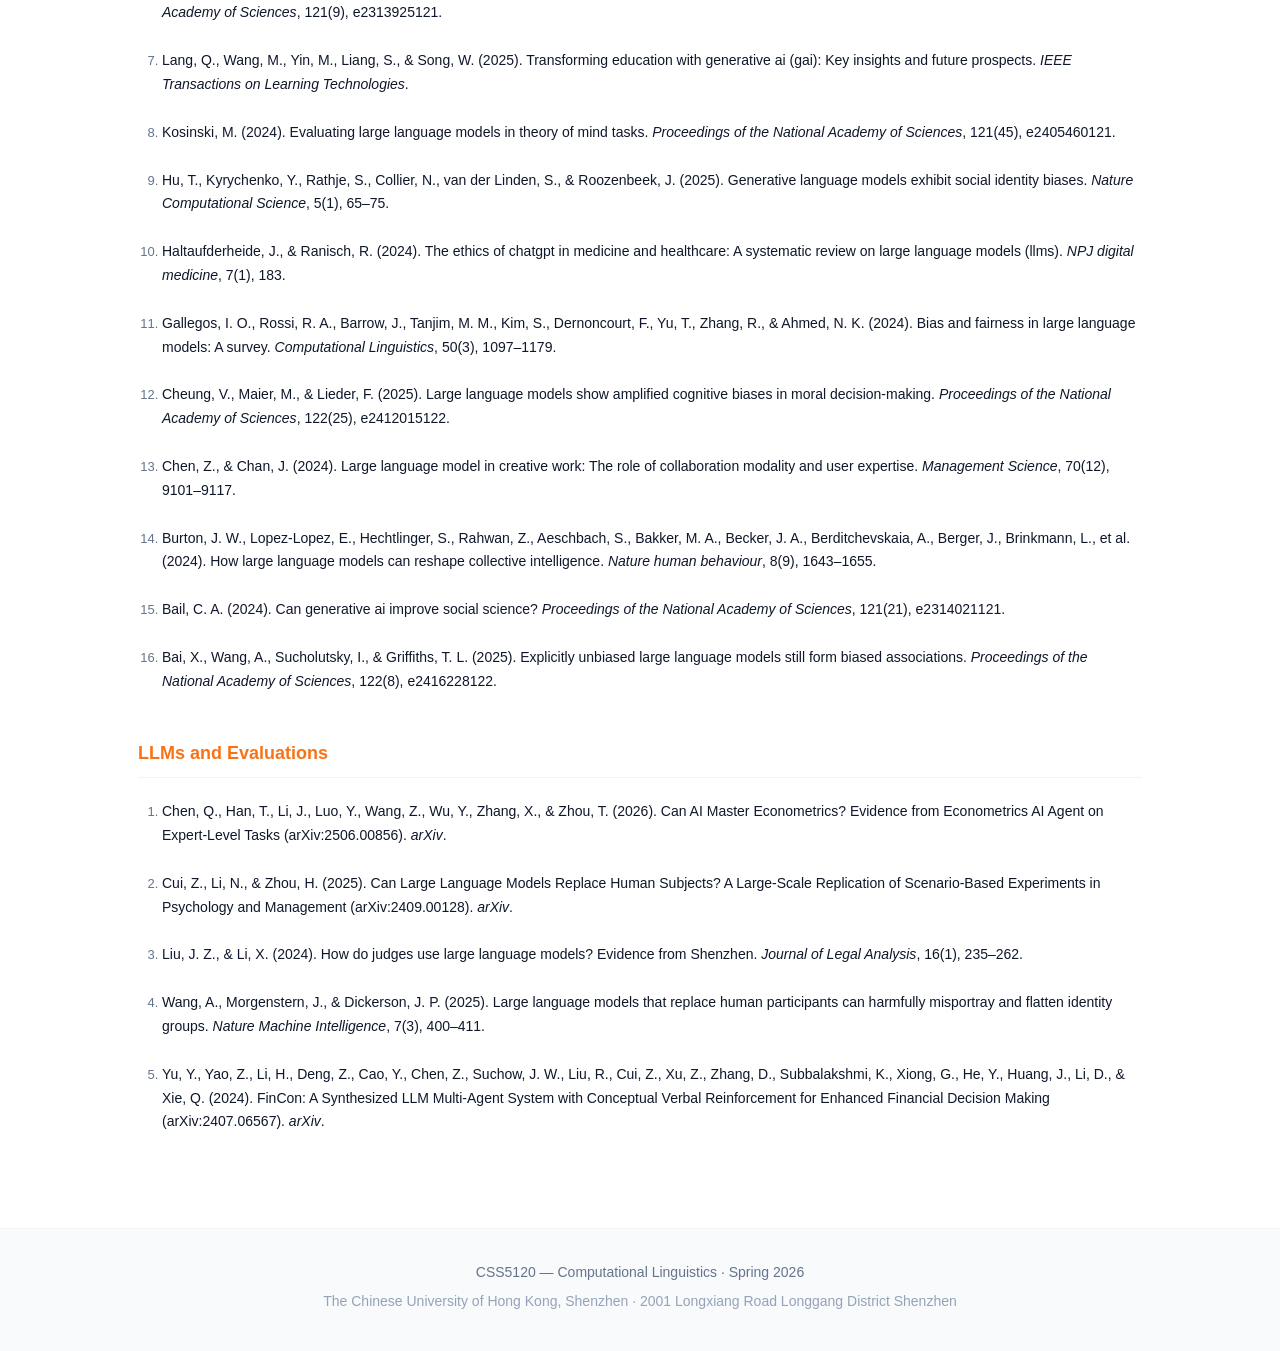
<file: materials.html>
<!DOCTYPE html>
<html lang="en">
<head>
    <meta charset="UTF-8">
    <meta name="viewport" content="width=device-width, initial-scale=1.0">
    <title>Materials — CSS5120</title>
    <link rel="stylesheet" href="style.css">
</head>
<body>

    <div class="theme-picker">
        <div class="theme-trigger">THEME</div>
        <div class="theme-dots">
            <div class="theme-dot active" data-theme="light" data-label="Light"></div>
            <div class="theme-dot" data-theme="dark" data-label="Dark"></div>
        </div>
    </div>

    <header class="course-header compact">
        <div class="header-inner">
            <div class="course-meta">
                <span class="course-code">CSS5120</span>
                <span class="course-semester">Spring 2026</span>
            </div>
            <h1 class="course-title">Computational Linguistics</h1>
        </div>
    </header>

    <nav class="navbar">
        <ul class="nav-links">
            <li><a href="index.html" class="nav-link">Home</a></li>
            <li><a href="outline.html" class="nav-link">Outline</a></li>
            <li><a href="schedule.html" class="nav-link">Schedule</a></li>
            <li><a href="lecture.html" class="nav-link">Lecture</a></li>
            <li><a href="assignment.html" class="nav-link">Assignment</a></li>
            <li><a href="project.html" class="nav-link">Project</a></li>
            <li><a href="materials.html" class="nav-link active">Materials</a></li>
        </ul>
    </nav>

    <main class="page-content">
        <div class="section-container">
            <div class="page-title">
                <h2>Paper Reading List</h2>
                <p>Recommended papers organized by theme.</p>
            </div>

            <div class="paper-nav-cards">
                <a href="#ssp" class="paper-nav-card">
                    <div class="paper-nav-dot" style="background: #f59e0b;"></div>
                    <span>Simulating Social Phenomena</span>
                </a>
                <a href="#llm" class="paper-nav-card">
                    <div class="paper-nav-dot" style="background: #10b981;"></div>
                    <span>LLM Alignment and AI Governance</span>
                </a>
                <a href="#eval" class="paper-nav-card">
                    <div class="paper-nav-dot" style="background: #f97316;"></div>
                    <span>LLMs and Evaluations</span>
                </a>
            </div>

            <div class="paper-section" id="ssp">
                <h3 class="paper-section-title" style="color: #f59e0b;">Simulating Social Phenomena</h3>
                <ol class="paper-list">
                                        <li><a href="https://doi.org/10.1177/20570473231165563" target="_blank">Tao, W., & Peng, Y. (2023). Differentiation and unity: A Cross-platform Comparison Analysis of Online Posts' Semantics of the Russian–Ukrainian War Based on Weibo and Twitter. <i>Communication and the Public</i>, 8(2), 105–124.</a></li>
                    <li><a href="https://doi.org/10.1080/19312458.2023.2261372" target="_blank">Kroon, A., Welbers, K., Trilling, D., & van Atteveldt, W. (2024). Advancing Automated Content Analysis for a New Era of Media Effects Research: The Key Role of Transfer Learning. <i>Communication Methods and Measures</i>, 18(2), 142–162.</a></li>
                    <li><a href="https://doi.org/10.1080/19312458.2024.2378690" target="_blank">Laurer, M., Van Atteveldt, W., Casas, A., & Welbers, K. (2024). On Measurement Validity and Language Models: Increasing Validity and Decreasing Bias with Instructions. <i>Communication Methods and Measures</i>, 19(1), 46–62.</a></li>
                    <li><a href="https://doi.org/10.1007/s41870-023-01268-w" target="_blank">George, L., & Sumathy, P. (2023). An integrated clustering and BERT framework for improved topic modeling. <i>International Journal of Information Technology</i>, 15(4), 2187–2195.</a></li>
                    <li><a href="https://doi.org/10.1080/21670811.2015.1093271" target="_blank">Jacobi, C., Van Atteveldt, W., & Welbers, K. (2015). Quantitative analysis of large amounts of journalistic texts using topic modelling. <i>Digital Journalism</i>, 4(1), 89–106.</a></li>
                    <li><a href="https://doi.org/10.1093/jcmc/zmac034" target="_blank">Chen, A., Chen, K., Zhang, J., Meng, J., & Shen, C. (2022). When national identity meets conspiracies: the contagion of national identity language in public engagement and discourse about COVID-19 conspiracy theories. <i>Journal of Computer-Mediated Communication</i>, 28(1).</a></li>
                    <li><a href="https://doi.org/10.1177/20539517221080146" target="_blank">Carlsen, H. B., & Ralund, S. (2022). Computational grounded theory revisited: From computer-led to computer-assisted text analysis. <i>Big Data & Society</i>, 9(1).</a></li>
                    <li><a href="https://scholar.google.com/scholar?q=Johnson+Obradovich+testing+completions+simulate+altruism+early+language+models" target="_blank">Johnson, T., & Obradovich, N. (2025). Testing for completions that simulate altruism in early language models. <i>Nature Human Behaviour</i>, 1–10.</a></li>
                    <li><a href="https://scholar.google.com/scholar?q=Fasce+Schmid+Holford+Bates+Gurevych+Lewandowsky+taxonomy+anti-vaccination+arguments" target="_blank">Fasce, A., Schmid, P., Holford, D. L., Bates, L., Gurevych, I., & Lewandowsky, S. (2023). A taxonomy of anti-vaccination arguments from a systematic literature review and text modelling. <i>Nature human behaviour</i>, 7(9), 1462–1480.</a></li>
                    <li><a href="https://scholar.google.com/scholar?q=Blei+Ng+Jordan+latent+dirichlet+allocation" target="_blank">Blei, D. M., Ng, A. Y., & Jordan, M. I. (2003). Latent dirichlet allocation. <i>Journal of machine Learning research</i>, 3(Jan), 993–1022.</a></li>
                </ol>
            </div>

            <div class="paper-section" id="llm">
                <h3 class="paper-section-title" style="color: #10b981;">LLM Alignment and AI Governance</h3>
                <ol class="paper-list">
                                        <li><a href="https://scholar.google.com/scholar?q=Strachan+Albergo+Borghini+Pansardi+Scaliti+Gupta+Saxena+Rufo+Panzeri+Manzi+testing+theory+mind+large+language+models+humans" target="_blank">Strachan, J. W., Albergo, D., Borghini, G., Pansardi, O., Scaliti, E., Gupta, S., Saxena, K., Rufo, A., Panzeri, S., Manzi, G., et al. (2024). Testing theory of mind in large language models and humans. <i>Nature Human Behaviour</i>, 8(7), 1285–1295.</a></li>
                    <li><a href="https://scholar.google.com/scholar?q=Shanahan+McDonell+Reynolds+role+play+large+language+models" target="_blank">Shanahan, M., McDonell, K., & Reynolds, L. (2023). Role play with large language models. <i>Nature</i>, 623(7987), 493–498.</a></li>
                    <li><a href="https://scholar.google.com/scholar?q=Schmitt+Flechais+digital+deception+generative+artificial+intelligence+social+engineering+phishing" target="_blank">Schmitt, M., & Flechais, I. (2024). Digital deception: Generative artificial intelligence in social engineering and phishing. <i>Artificial Intelligence Review</i>, 57(12), 324.</a></li>
                    <li><a href="https://scholar.google.com/scholar?q=Rubin+Li+Zimmerman+Ong+Goldenberg+Perry+comparing+value+perceived+human+ai-generated+empathy" target="_blank">Rubin, M., Li, J. Z., Zimmerman, F., Ong, D. C., Goldenberg, A., & Perry, A. (2025). Comparing the value of perceived human versus ai-generated empathy. <i>Nature Human Behaviour</i>, 1–15.</a></li>
                    <li><a href="https://scholar.google.com/scholar?q=Peter+Riemer+West+benefits+dangers+anthropomorphic+conversational+agents" target="_blank">Peter, S., Riemer, K., & West, J. D. (2025). The benefits and dangers of anthropomorphic conversational agents. <i>Proceedings of the National Academy of Sciences</i>, 122(22), e2415898122.</a></li>
                    <li><a href="https://scholar.google.com/scholar?q=Mei+Xie+Yuan+Jackson+turing+test+whether+ai+chatbots+behaviorally+similar+humans" target="_blank">Mei, Q., Xie, Y., Yuan, W., & Jackson, M. O. (2024). A turing test of whether ai chatbots are behaviorally similar to humans. <i>Proceedings of the National Academy of Sciences</i>, 121(9), e2313925121.</a></li>
                    <li><a href="https://scholar.google.com/scholar?q=Lang+Wang+Yin+Liang+Song+transforming+education+generative+ai+gai" target="_blank">Lang, Q., Wang, M., Yin, M., Liang, S., & Song, W. (2025). Transforming education with generative ai (gai): Key insights and future prospects. <i>IEEE Transactions on Learning Technologies</i>.</a></li>
                    <li><a href="https://scholar.google.com/scholar?q=Kosinski+evaluating+large+language+models+theory+mind+tasks" target="_blank">Kosinski, M. (2024). Evaluating large language models in theory of mind tasks. <i>Proceedings of the National Academy of Sciences</i>, 121(45), e2405460121.</a></li>
                    <li><a href="https://scholar.google.com/scholar?q=Hu+Kyrychenko+Rathje+Collier+van+der+Linden+Roozenbeek+generative+language+models+exhibit+social+identity+biases" target="_blank">Hu, T., Kyrychenko, Y., Rathje, S., Collier, N., van der Linden, S., & Roozenbeek, J. (2025). Generative language models exhibit social identity biases. <i>Nature Computational Science</i>, 5(1), 65–75.</a></li>
                    <li><a href="https://scholar.google.com/scholar?q=Haltaufderheide+Ranisch+ethics+chatgpt+medicine+healthcare+systematic+review" target="_blank">Haltaufderheide, J., & Ranisch, R. (2024). The ethics of chatgpt in medicine and healthcare: A systematic review on large language models (llms). <i>NPJ digital medicine</i>, 7(1), 183.</a></li>
                    <li><a href="https://scholar.google.com/scholar?q=Gallegos+Rossi+Barrow+Tanjim+Kim+Dernoncourt+Yu+Zhang+Ahmed+bias+fairness+large+language+models+survey" target="_blank">Gallegos, I. O., Rossi, R. A., Barrow, J., Tanjim, M. M., Kim, S., Dernoncourt, F., Yu, T., Zhang, R., & Ahmed, N. K. (2024). Bias and fairness in large language models: A survey. <i>Computational Linguistics</i>, 50(3), 1097–1179.</a></li>
                    <li><a href="https://scholar.google.com/scholar?q=Cheung+Maier+Lieder+large+language+models+show+amplified+cognitive+biases+moral+decision-making" target="_blank">Cheung, V., Maier, M., & Lieder, F. (2025). Large language models show amplified cognitive biases in moral decision-making. <i>Proceedings of the National Academy of Sciences</i>, 122(25), e2412015122.</a></li>
                    <li><a href="https://scholar.google.com/scholar?q=Chen+Chan+large+language+model+creative+work+collaboration+modality+user+expertise" target="_blank">Chen, Z., & Chan, J. (2024). Large language model in creative work: The role of collaboration modality and user expertise. <i>Management Science</i>, 70(12), 9101–9117.</a></li>
                    <li><a href="https://scholar.google.com/scholar?q=Burton+Lopez-Lopez+Hechtlinger+Rahwan+Aeschbach+Bakker+Becker+Berditchevskaia+Berger+Brinkmann+how+large+language+models+reshape+collective+intelligence" target="_blank">Burton, J. W., Lopez-Lopez, E., Hechtlinger, S., Rahwan, Z., Aeschbach, S., Bakker, M. A., Becker, J. A., Berditchevskaia, A., Berger, J., Brinkmann, L., et al. (2024). How large language models can reshape collective intelligence. <i>Nature human behaviour</i>, 8(9), 1643–1655.</a></li>
                    <li><a href="https://scholar.google.com/scholar?q=Bail+can+generative+ai+improve+social+science" target="_blank">Bail, C. A. (2024). Can generative ai improve social science? <i>Proceedings of the National Academy of Sciences</i>, 121(21), e2314021121.</a></li>
                    <li><a href="https://scholar.google.com/scholar?q=Bai+Wang+Sucholutsky+Griffiths+explicitly+unbiased+large+language+models+still+form+biased+associations" target="_blank">Bai, X., Wang, A., Sucholutsky, I., & Griffiths, T. L. (2025). Explicitly unbiased large language models still form biased associations. <i>Proceedings of the National Academy of Sciences</i>, 122(8), e2416228122.</a></li>
                </ol>
            </div>

            <div class="paper-section" id="eval">
                <h3 class="paper-section-title" style="color: #f97316;">LLMs and Evaluations</h3>
                <ol class="paper-list">
                                        <li><a href="https://doi.org/10.48550/arXiv.2506.00856" target="_blank">Chen, Q., Han, T., Li, J., Luo, Y., Wang, Z., Wu, Y., Zhang, X., & Zhou, T. (2026). Can AI Master Econometrics? Evidence from Econometrics AI Agent on Expert-Level Tasks (arXiv:2506.00856). <i>arXiv</i>.</a></li>
                    <li><a href="https://doi.org/10.48550/arXiv.2409.00128" target="_blank">Cui, Z., Li, N., & Zhou, H. (2025). Can Large Language Models Replace Human Subjects? A Large-Scale Replication of Scenario-Based Experiments in Psychology and Management (arXiv:2409.00128). <i>arXiv</i>.</a></li>
                    <li><a href="https://doi.org/10.1093/jla/laae009" target="_blank">Liu, J. Z., & Li, X. (2024). How do judges use large language models? Evidence from Shenzhen. <i>Journal of Legal Analysis</i>, 16(1), 235–262.</a></li>
                    <li><a href="https://scholar.google.com/scholar?q=Wang+Morgenstern+Dickerson+large+language+models+replace+human+participants+harmfully+misportray+flatten+identity+groups" target="_blank">Wang, A., Morgenstern, J., & Dickerson, J. P. (2025). Large language models that replace human participants can harmfully misportray and flatten identity groups. <i>Nature Machine Intelligence</i>, 7(3), 400–411.</a></li>
                    <li><a href="https://doi.org/10.48550/arXiv.2407.06567" target="_blank">Yu, Y., Yao, Z., Li, H., Deng, Z., Cao, Y., Chen, Z., Suchow, J. W., Liu, R., Cui, Z., Xu, Z., Zhang, D., Subbalakshmi, K., Xiong, G., He, Y., Huang, J., Li, D., & Xie, Q. (2024). FinCon: A Synthesized LLM Multi-Agent System with Conceptual Verbal Reinforcement for Enhanced Financial Decision Making (arXiv:2407.06567). <i>arXiv</i>.</a></li>
                </ol>
            </div>
        </div>
    </main>

    <footer class="footer">
        <p>CSS5120 — Computational Linguistics · Spring 2026</p>
        <p class="footer-sub">The Chinese University of Hong Kong, Shenzhen · 2001 Longxiang Road Longgang District Shenzhen</p>
    </footer>

    <script src="theme.js"></script>
</body>
</html>
</file>
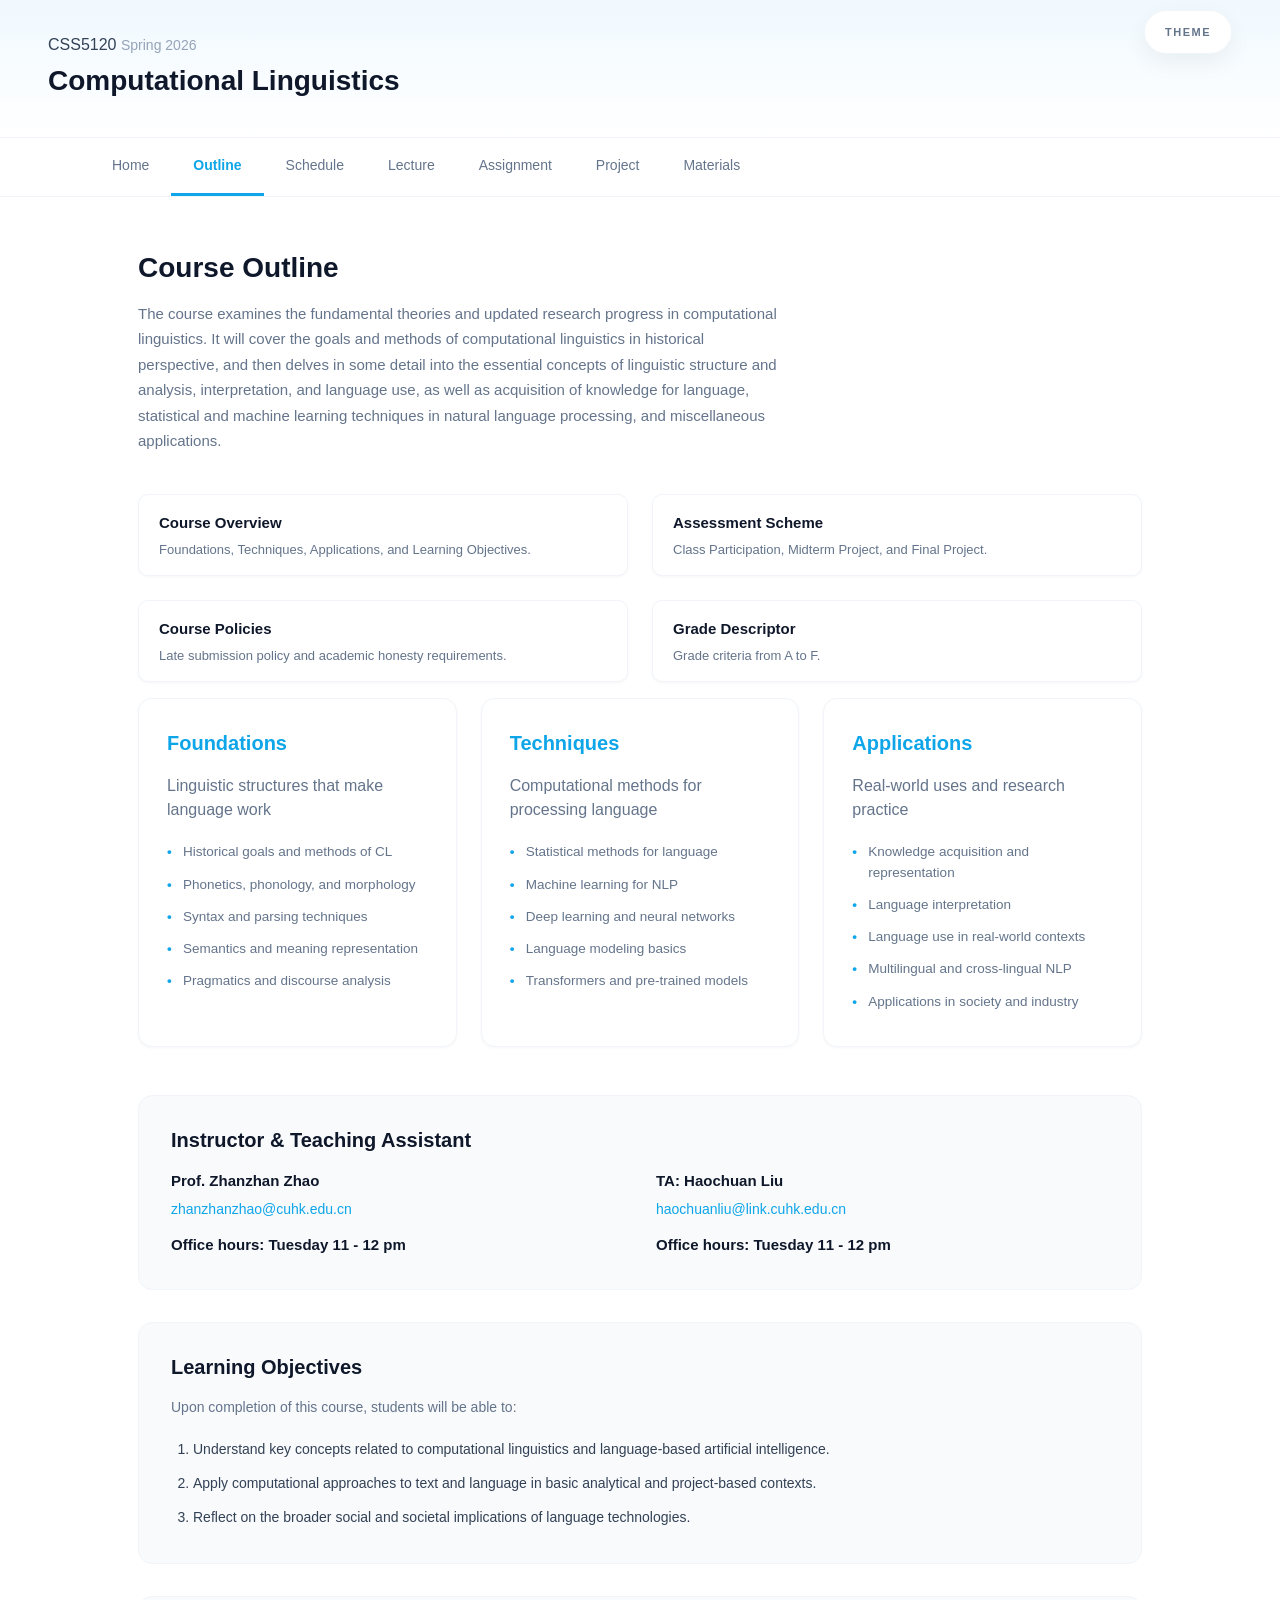
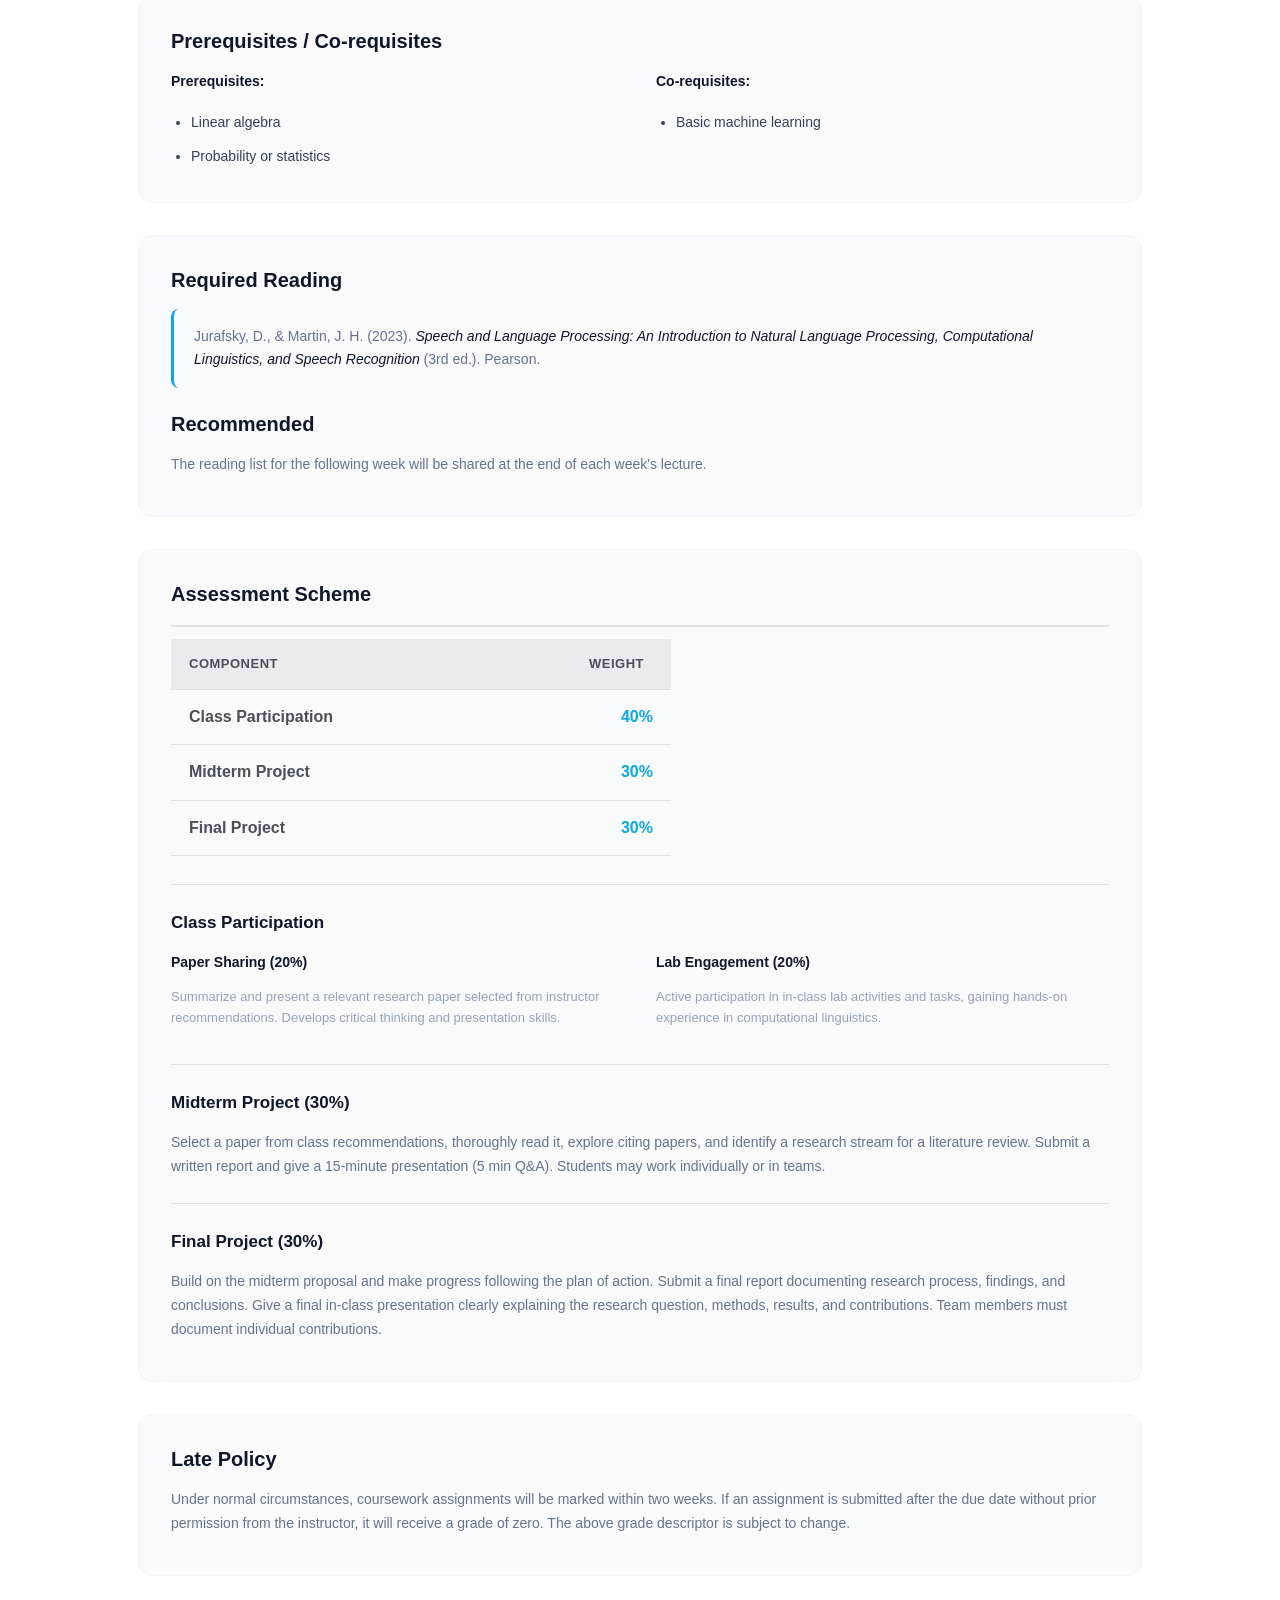
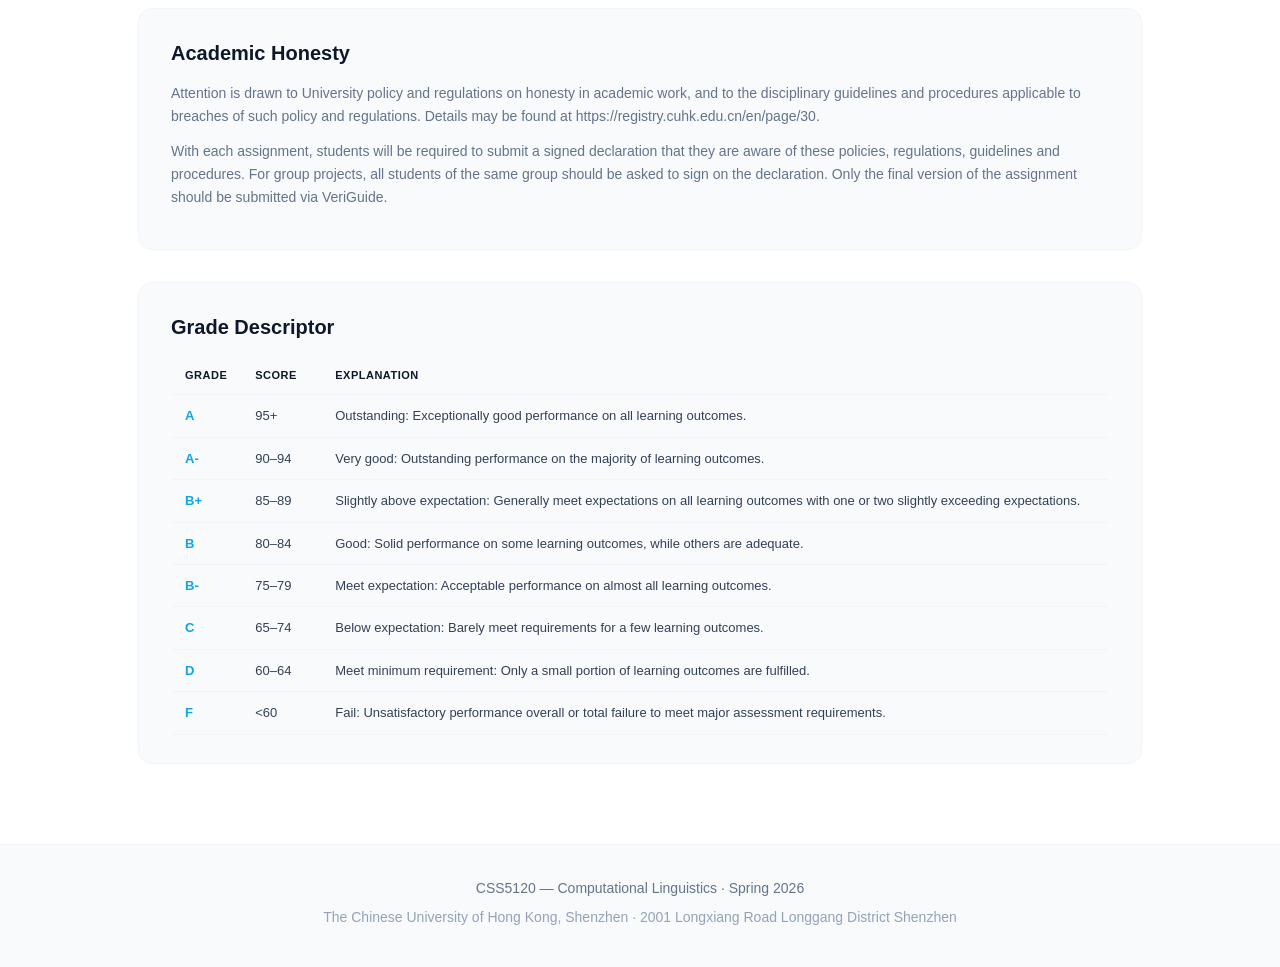
<file: outline.html>
<!DOCTYPE html>
<html lang="en">
<head>
    <meta charset="UTF-8">
    <meta name="viewport" content="width=device-width, initial-scale=1.0">
    <title>Outline — CSS5120</title>
    <link rel="stylesheet" href="style.css">
</head>
<body>

    <div class="theme-picker">
        <div class="theme-trigger">THEME</div>
        <div class="theme-dots">
            <div class="theme-dot active" data-theme="light" data-label="Light"></div>
            <div class="theme-dot" data-theme="dark" data-label="Dark"></div>

        </div>
    </div>

    <header class="course-header compact">
        <div class="header-inner">
            <div class="course-meta">
                <span class="course-code">CSS5120</span>
                <span class="course-semester">Spring 2026</span>
            </div>
            <h1 class="course-title">Computational Linguistics</h1>
        </div>
    </header>

    <nav class="navbar">
        <ul class="nav-links">
            <li><a href="index.html" class="nav-link">Home</a></li>
            <li><a href="outline.html" class="nav-link active">Outline</a></li>
            <li><a href="schedule.html" class="nav-link">Schedule</a></li>
            <li><a href="lecture.html" class="nav-link">Lecture</a></li>
            <li><a href="assignment.html" class="nav-link">Assignment</a></li>
            <li><a href="project.html" class="nav-link">Project</a></li>
            <li><a href="materials.html" class="nav-link">Materials</a></li>
        </ul>
    </nav>

    <main class="page-content">
        <div class="section-container">

            <!-- Course Overview -->
            <div class="page-title">
                <h2>Course Outline</h2>
                <p>The course examines the fundamental theories and updated research progress in computational linguistics. It will cover the goals and methods of computational linguistics in historical perspective, and then delves in some detail into the essential concepts of linguistic structure and analysis, interpretation, and language use, as well as acquisition of knowledge for language, statistical and machine learning techniques in natural language processing, and miscellaneous applications.</p>
            </div>

            <!-- Quick Nav -->
            <div class="participation-grid" style="margin-bottom: 16px;">
                <a href="#overview" class="outline-nav-card">
                    <h4>Course Overview</h4>
                    <p>Foundations, Techniques, Applications, and Learning Objectives.</p>
                </a>
                <a href="#assessment" class="outline-nav-card">
                    <h4>Assessment Scheme</h4>
                    <p>Class Participation, Midterm Project, and Final Project.</p>
                </a>
                <a href="#policies" class="outline-nav-card">
                    <h4>Course Policies</h4>
                    <p>Late submission policy and academic honesty requirements.</p>
                </a>
                <a href="#grades" class="outline-nav-card">
                    <h4>Grade Descriptor</h4>
                    <p>Grade criteria from A to F.</p>
                </a>
            </div>

            <!-- Three Pillars -->
            <div id="overview" class="outline-grid three-col" style="scroll-margin-top: 80px;">
                <div class="outline-card">
                    <h3>Foundations</h3>
                    <p class="card-desc">Linguistic structures that make language work</p>
                    <ul>
                        <li>Historical goals and methods of CL</li>
                        <li>Phonetics, phonology, and morphology</li>
                        <li>Syntax and parsing techniques</li>
                        <li>Semantics and meaning representation</li>
                        <li>Pragmatics and discourse analysis</li>
                    </ul>
                </div>
                <div class="outline-card">
                    <h3>Techniques</h3>
                    <p class="card-desc">Computational methods for processing language</p>
                    <ul>
                        <li>Statistical methods for language</li>
                        <li>Machine learning for NLP</li>
                        <li>Deep learning and neural networks</li>
                        <li>Language modeling basics</li>
                        <li>Transformers and pre-trained models</li>
                    </ul>
                </div>
                <div class="outline-card">
                    <h3>Applications</h3>
                    <p class="card-desc">Real-world uses and research practice</p>
                    <ul>
                        <li>Knowledge acquisition and representation</li>
                        <li>Language interpretation</li>
                        <li>Language use in real-world contexts</li>
                        <li>Multilingual and cross-lingual NLP</li>
                        <li>Applications in society and industry</li>
                    </ul>
                </div>
            </div>

            <!-- Instructor Info -->
            <div class="info-box instructor-info-box">
                <h4>Instructor & Teaching Assistant</h4>
                <div class="two-col-list">
                    <div>
                        <p class="instructor-name"><strong>Prof. Zhanzhan Zhao</strong></p>
                        <p class="instructor-email"><a href="mailto:zhanzhanzhao@cuhk.edu.cn">zhanzhanzhao@cuhk.edu.cn</a></p>
                        <p class="instructor-name"><strong>Office hours: Tuesday 11 - 12 pm</strong></p>
                    </div>
                    <div>
                        <p class="instructor-name"><strong>TA: Haochuan Liu</strong></p>
                        <p class="instructor-email"><a href="mailto:haochuanliu@link.cuhk.edu.cn">haochuanliu@link.cuhk.edu.cn</a></p>
                        <p class="instructor-name"><strong>Office hours: Tuesday 11 - 12 pm</strong></p>
                    </div>
                </div>
            </div>

            <!-- Learning Objectives -->
            <div class="info-box">
                <h4>Learning Objectives</h4>
                <p>Upon completion of this course, students will be able to:</p>
                <ol>
                    <li>Understand key concepts related to computational linguistics and language-based artificial intelligence.</li>
                    <li>Apply computational approaches to text and language in basic analytical and project-based contexts.</li>
                    <li>Reflect on the broader social and societal implications of language technologies.</li>
                </ol>
            </div>

            <!-- Prerequisites -->
            <div class="info-box">
                <h4>Prerequisites / Co-requisites</h4>
                <div class="two-col-list">
                    <div>
                        <p><strong>Prerequisites:</strong></p>
                        <ul>
                            <li>Linear algebra</li>
                            <li>Probability or statistics</li>
                        </ul>
                    </div>
                    <div>
                        <p><strong>Co-requisites:</strong></p>
                        <ul>
                            <li>Basic machine learning</li>
                        </ul>
                    </div>
                </div>
            </div>

            <!-- Reading -->
            <div class="info-box">
                <h4>Required Reading</h4>
                <p class="reading-item">Jurafsky, D., &amp; Martin, J. H. (2023). <em>Speech and Language Processing: An Introduction to Natural Language Processing, Computational Linguistics, and Speech Recognition</em> (3rd ed.). Pearson.</p>
                <h4 style="margin-top: 20px;">Recommended</h4>
                <p>The reading list for the following week will be shared at the end of each week's lecture.</p>
            </div>

            <!-- Assessment -->
            <div id="assessment" class="info-box assessment-block" style="scroll-margin-top: 80px;">
                <h4>Assessment Scheme</h4>

                <div class="assessment-table-wrapper">
                    <table class="assessment-table">
                        <thead>
                            <tr><th>Component</th><th>Weight</th></tr>
                        </thead>
                        <tbody>
                            <tr><td><strong>Class Participation</strong></td><td>40%</td></tr>
                            <tr><td><strong>Midterm Project</strong></td><td>30%</td></tr>
                            <tr><td><strong>Final Project</strong></td><td>30%</td></tr>
                        </tbody>
                    </table>
                </div>

                <div class="assessment-detail">
                    <h5>Class Participation</h5>
                    <div class="two-col-list">
                        <div>
                            <p><strong>Paper Sharing (20%)</strong></p>
                            <p class="detail">Summarize and present a relevant research paper selected from instructor recommendations. Develops critical thinking and presentation skills.</p>
                        </div>
                        <div>
                            <p><strong>Lab Engagement (20%)</strong></p>
                            <p class="detail">Active participation in in-class lab activities and tasks, gaining hands-on experience in computational linguistics.</p>
                        </div>
                    </div>
                </div>

                <div class="assessment-detail">
                    <h5>Midterm Project (30%)</h5>
                    <p>Select a paper from class recommendations, thoroughly read it, explore citing papers, and identify a research stream for a literature review. Submit a written report and give a 15-minute presentation (5 min Q&amp;A). Students may work individually or in teams.</p>
                </div>

                <div class="assessment-detail">
                    <h5>Final Project (30%)</h5>
                    <p>Build on the midterm proposal and make progress following the plan of action. Submit a final report documenting research process, findings, and conclusions. Give a final in-class presentation clearly explaining the research question, methods, results, and contributions. Team members must document individual contributions.</p>
                </div>
            </div>

            <!-- Late Policy -->
            <div id="policies" class="info-box" style="scroll-margin-top: 80px;">
                <h4>Late Policy</h4>
                <p>Under normal circumstances, coursework assignments will be marked within two weeks. If an assignment is submitted after the due date without prior permission from the instructor, it will receive a grade of zero. The above grade descriptor is subject to change.</p>
            </div>


            <!-- Academic Honesty -->
            <div class="info-box">
                <h4>Academic Honesty</h4>
                <p>Attention is drawn to University policy and regulations on honesty in academic work, and to the disciplinary guidelines and procedures applicable to breaches of such policy and regulations. Details may be found at <a href="https://registry.cuhk.edu.cn/en/page/30" target="_blank">https://registry.cuhk.edu.cn/en/page/30</a>.</p>
                <p style="margin-top: 12px;">With each assignment, students will be required to submit a signed declaration that they are aware of these policies, regulations, guidelines and procedures. For group projects, all students of the same group should be asked to sign on the declaration. Only the final version of the assignment should be submitted via VeriGuide.</p>
            </div>

            <!-- Grade Descriptor -->
            <div id="grades" class="info-box" style="scroll-margin-top: 80px;">
                <h4>Grade Descriptor</h4>
                <div class="grade-table-wrapper">
                    <table class="grade-table">
                        <thead>
                            <tr><th>Grade</th><th>Score</th><th>Explanation</th></tr>
                        </thead>
                        <tbody>
                            <tr><td>A</td><td>95+</td><td>Outstanding: Exceptionally good performance on all learning outcomes.</td></tr>
                            <tr><td>A-</td><td>90–94</td><td>Very good: Outstanding performance on the majority of learning outcomes.</td></tr>
                            <tr><td>B+</td><td>85–89</td><td>Slightly above expectation: Generally meet expectations on all learning outcomes with one or two slightly exceeding expectations.</td></tr>
                            <tr><td>B</td><td>80–84</td><td>Good: Solid performance on some learning outcomes, while others are adequate.</td></tr>
                            <tr><td>B-</td><td>75–79</td><td>Meet expectation: Acceptable performance on almost all learning outcomes.</td></tr>
                            <tr><td>C</td><td>65–74</td><td>Below expectation: Barely meet requirements for a few learning outcomes.</td></tr>
                            <tr><td>D</td><td>60–64</td><td>Meet minimum requirement: Only a small portion of learning outcomes are fulfilled.</td></tr>
                            <tr><td>F</td><td>&lt;60</td><td>Fail: Unsatisfactory performance overall or total failure to meet major assessment requirements.</td></tr>
                        </tbody>
                    </table>
                </div>
            </div>


        </div>
    </main>

    <footer class="footer">
        <p>CSS5120 — Computational Linguistics · Spring 2026</p>
        <p class="footer-sub">The Chinese University of Hong Kong, Shenzhen · 2001 Longxiang Road Longgang District Shenzhen</p>
    </footer>

    <script src="theme.js"></script>
</body>
</html>
</file>
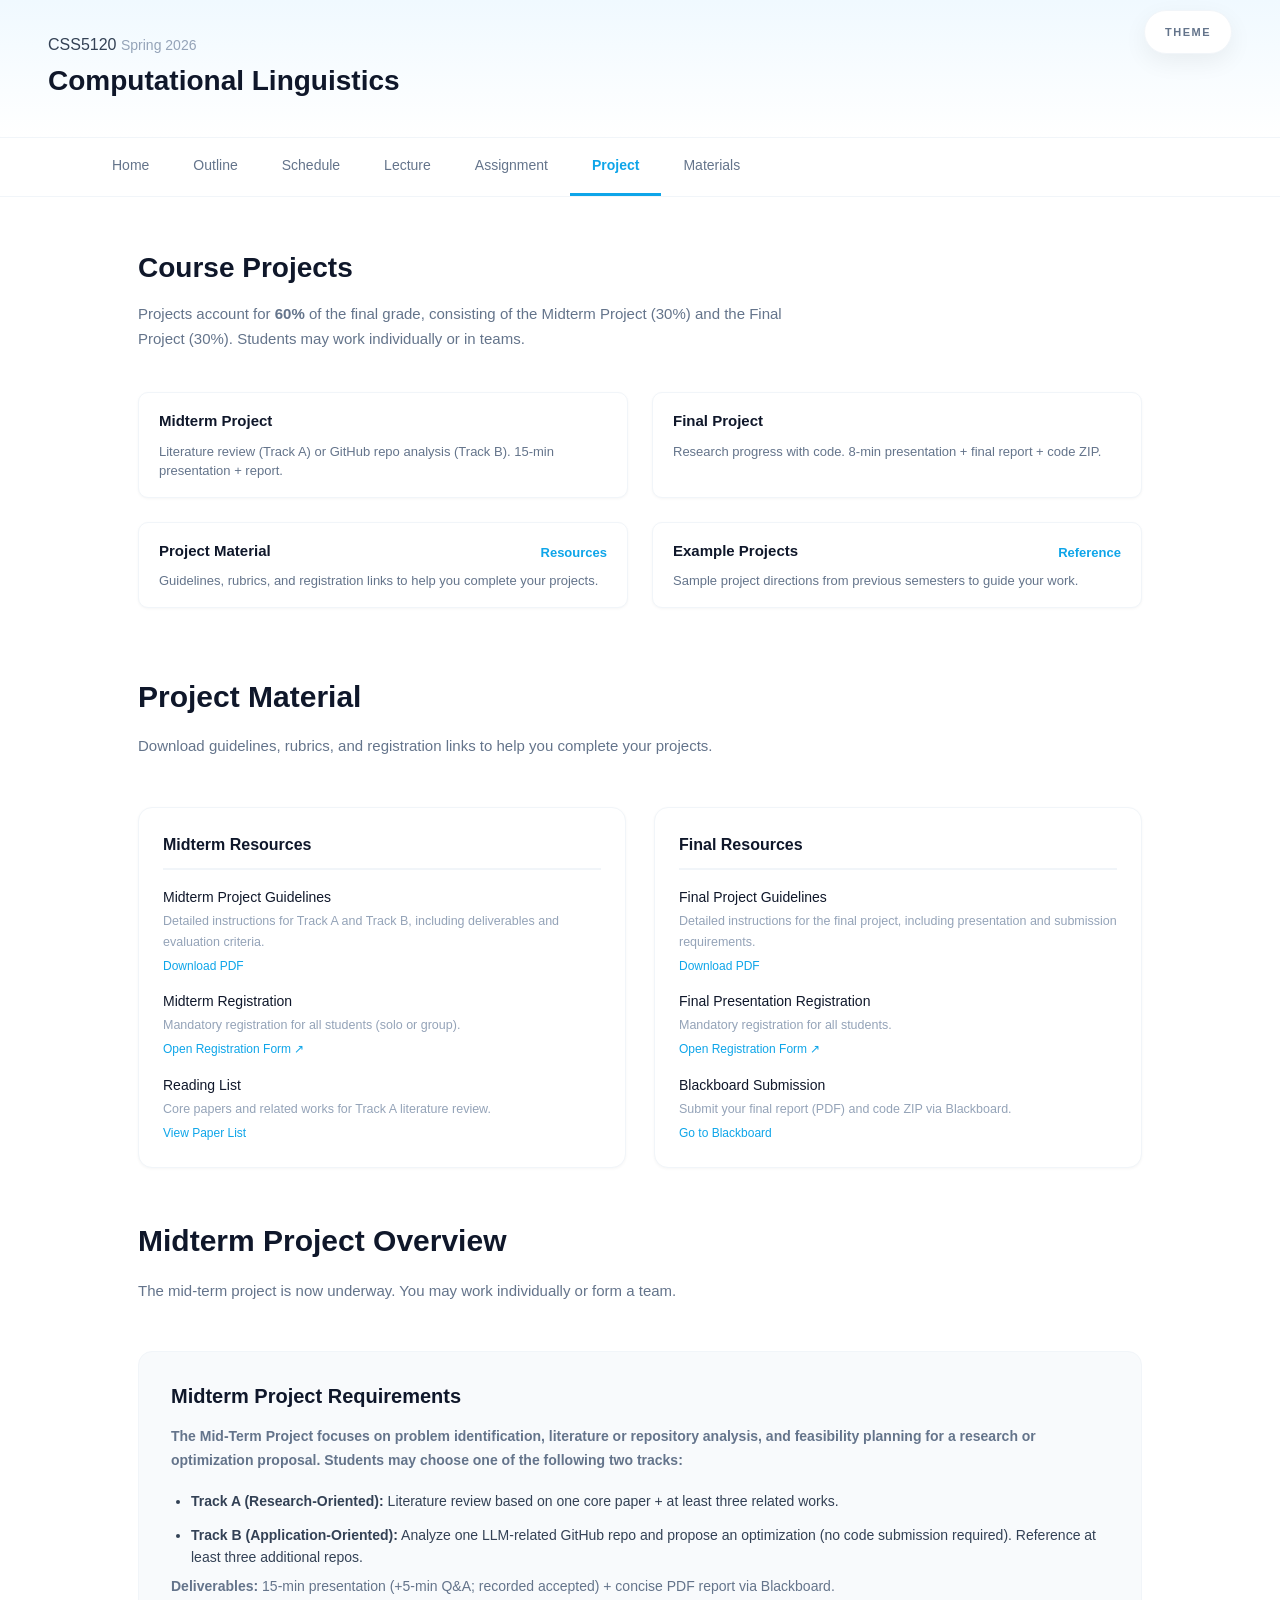
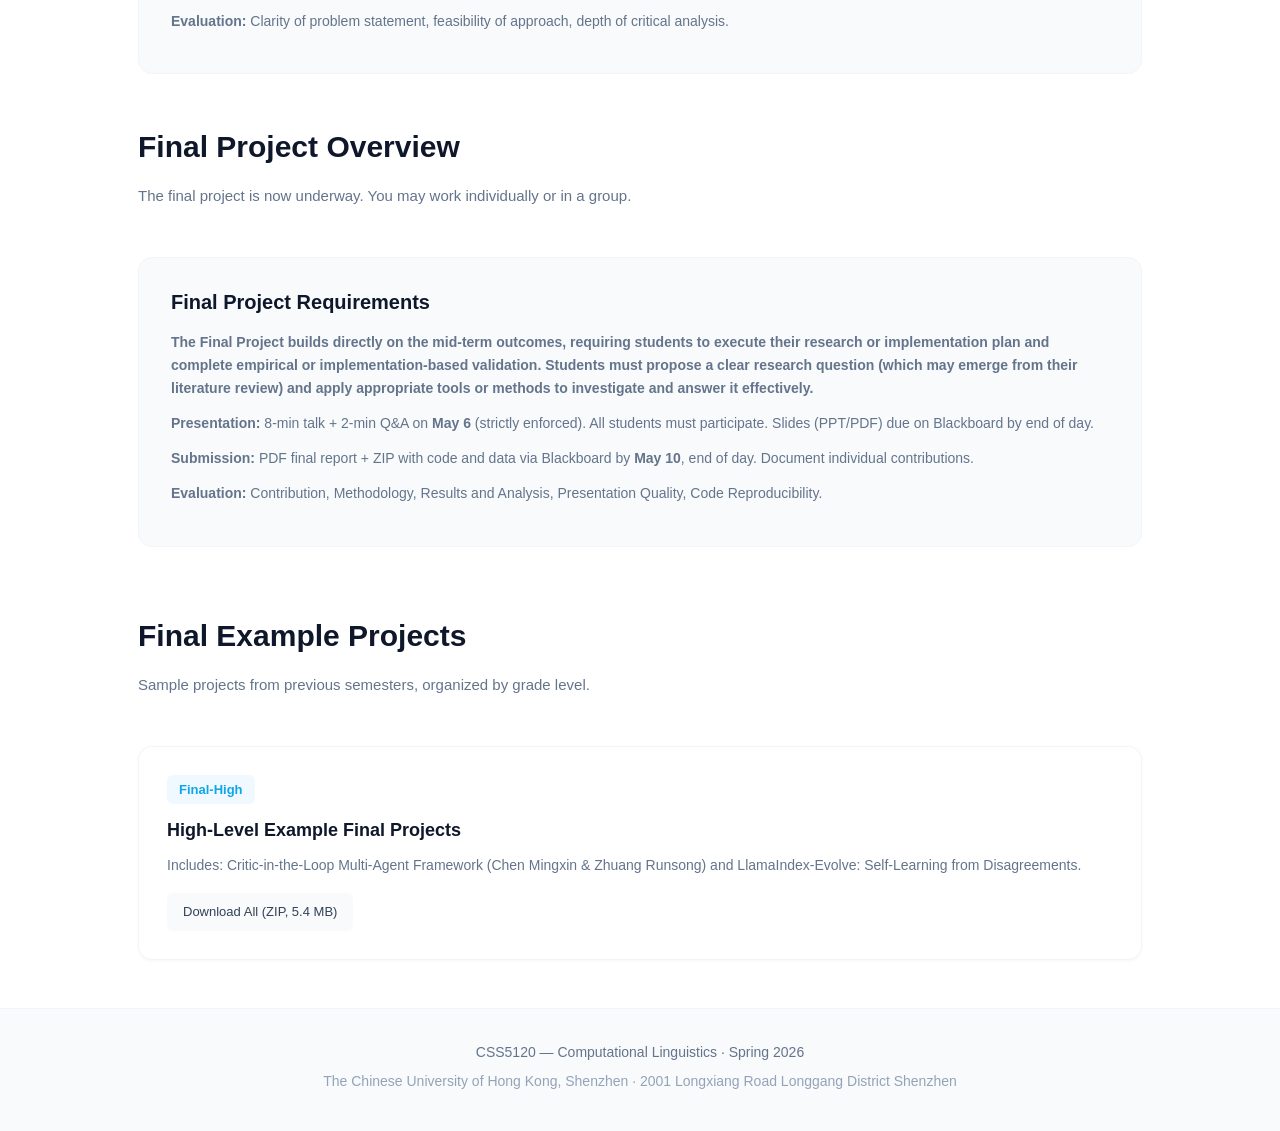
<file: project.html>
<!DOCTYPE html>
<html lang="en">
<head>
    <meta charset="UTF-8">
    <meta name="viewport" content="width=device-width, initial-scale=1.0">
    <title>Project — CSS5120</title>
    <link rel="stylesheet" href="style.css">
</head>
<body>

    <div class="theme-picker">
        <div class="theme-trigger">THEME</div>
        <div class="theme-dots">
            <div class="theme-dot active" data-theme="light" data-label="Light"></div>
            <div class="theme-dot" data-theme="dark" data-label="Dark"></div>
        </div>
    </div>

    <header class="course-header compact">
        <div class="header-inner">
            <div class="course-meta">
                <span class="course-code">CSS5120</span>
                <span class="course-semester">Spring 2026</span>
            </div>
            <h1 class="course-title">Computational Linguistics</h1>
        </div>
    </header>

    <nav class="navbar">
        <ul class="nav-links">
            <li><a href="index.html" class="nav-link">Home</a></li>
            <li><a href="outline.html" class="nav-link">Outline</a></li>
            <li><a href="schedule.html" class="nav-link">Schedule</a></li>
            <li><a href="lecture.html" class="nav-link">Lecture</a></li>
            <li><a href="assignment.html" class="nav-link">Assignment</a></li>
            <li><a href="project.html" class="nav-link active">Project</a></li>
            <li><a href="materials.html" class="nav-link">Materials</a></li>
        </ul>
    </nav>

    <main class="page-content">
        <div class="section-container">
            <div class="page-title">
                <h2>Course Projects</h2>
                <p>Projects account for <strong>60%</strong> of the final grade, consisting of the Midterm Project (30%) and the Final Project (30%). Students may work individually or in teams.</p>
            </div>

            <!-- Project Overview -->
            <div class="participation-grid" style="margin-bottom: 16px;">
                <a href="#midterm-overview" class="outline-nav-card">
                    <div style="display:flex;justify-content:space-between;align-items:center;margin-bottom:4px;">
                        <h4>Midterm Project</h4>
                    </div>
                    <p>Literature review (Track A) or GitHub repo analysis (Track B). 15-min presentation + report.</p>
                </a>
                <a href="#final-overview" class="outline-nav-card">
                    <div style="display:flex;justify-content:space-between;align-items:center;margin-bottom:4px;">
                        <h4>Final Project</h4>
                    </div>
                    <p>Research progress with code. 8-min presentation + final report + code ZIP.</p>
                </a>
                <a href="#project-material" class="outline-nav-card">
                    <div style="display:flex;justify-content:space-between;align-items:center;margin-bottom:4px;">
                        <h4>Project Material</h4>
                        <span style="font-size:13px;font-weight:700;color:var(--accent);">Resources</span>
                    </div>
                    <p>Guidelines, rubrics, and registration links to help you complete your projects.</p>
                </a>
                <a href="#example-projects" class="outline-nav-card">
                    <div style="display:flex;justify-content:space-between;align-items:center;margin-bottom:4px;">
                        <h4>Example Projects</h4>
                        <span style="font-size:13px;font-weight:700;color:var(--accent);">Reference</span>
                    </div>
                    <p>Sample project directions from previous semesters to guide your work.</p>
                </a>
            </div>

            <!-- Project Material -->
            <div id="project-material" class="section-header" style="margin-top: 64px; scroll-margin-top: 80px;">
                <h2>Project Material</h2>
                <p>Download guidelines, rubrics, and registration links to help you complete your projects.</p>
            </div>

            <div class="materials-grid">
                <div class="material-category">
                    <h3>Midterm Resources</h3>
                    <ul class="material-list">
                        <li>
                            <span class="material-title">Midterm Project Guidelines</span>
                            <span class="material-desc">Detailed instructions for Track A and Track B, including deliverables and evaluation criteria.</span>
                            <a href="assignments/midterm_guideline.pdf" class="material-link" download>Download PDF</a>
                        </li>
                        <li>
                            <span class="material-title">Midterm Registration</span>
                            <span class="material-desc">Mandatory registration for all students (solo or group).</span>
                            <a href="https://docs.qq.com/sheet/DVWpobHVkZ1NuS2du?no_promotion=1&is_blank_or_template=blank&tab=BB08J2" class="material-link" target="_blank">Open Registration Form ↗</a>
                        </li>
                        <li>
                            <span class="material-title">Reading List</span>
                            <span class="material-desc">Core papers and related works for Track A literature review.</span>
                            <a href="materials.html" class="material-link">View Paper List</a>
                        </li>
                    </ul>
                </div>
                <div class="material-category">
                    <h3>Final Resources</h3>
                    <ul class="material-list">
                        <li>
                            <span class="material-title">Final Project Guidelines</span>
                            <span class="material-desc">Detailed instructions for the final project, including presentation and submission requirements.</span>
                            <a href="assignments/CSS5120_Final_Project_Guidelines.pdf" class="material-link" download>Download PDF</a>
                        </li>
                        <li>
                            <span class="material-title">Final Presentation Registration</span>
                            <span class="material-desc">Mandatory registration for all students.</span>
                            <a href="https://docs.qq.com/sheet/DVUJ3TWNiZFJ6RWNY?tab=BB08J2" class="material-link" target="_blank">Open Registration Form ↗</a>
                        </li>
                        <li>
                            <span class="material-title">Blackboard Submission</span>
                            <span class="material-desc">Submit your final report (PDF) and code ZIP via Blackboard.</span>
                            <a href="#" class="material-link">Go to Blackboard</a>
                        </li>
                    </ul>
                </div>
            </div>

            <!-- Midterm Project Overview -->
            <div id="midterm-overview" class="section-header" style="margin-top: 48px; scroll-margin-top: 80px;">
                <h2>Midterm Project Overview</h2>
                <p>The mid-term project is now underway. You may work individually or form a team.</p>
            </div>

            <div class="info-box">
                <h4>Midterm Project Requirements</h4>
                <p><strong>The Mid-Term Project focuses on problem identification, literature or repository analysis, and feasibility planning for a research or optimization proposal. Students may choose one of the following two tracks:</strong></p>
                <ul>
                    <li><strong>Track A (Research-Oriented):</strong> Literature review based on one core paper + at least three related works.</li>
                    <li><strong>Track B (Application-Oriented):</strong> Analyze one LLM-related GitHub repo and propose an optimization (no code submission required). Reference at least three additional repos.</li>
                </ul>

                <p><strong>Deliverables:</strong> 15-min presentation (+5-min Q&A; recorded accepted) + concise PDF report via Blackboard.</p>

                <p><strong>Evaluation:</strong> Clarity of problem statement, feasibility of approach, depth of critical analysis.</p>
            </div>


            <!-- Final Project Overview -->
            <div id="final-overview" class="section-header" style="margin-top: 48px; scroll-margin-top: 80px;">
                <h2>Final Project Overview</h2>
                <p>The final project is now underway. You may work individually or in a group.</p>
            </div>

            <div class="info-box">
                <h4>Final Project Requirements</h4>

                <p><strong>The Final Project builds directly on the mid-term outcomes, requiring students to execute their research or implementation plan and complete empirical or implementation-based validation. Students must propose a clear research question (which may emerge from their literature review) and apply appropriate tools or methods to investigate and answer it effectively.</strong></p>

                <p><strong>Presentation:</strong> 8-min talk + 2-min Q&A on <strong>May 6</strong> (strictly enforced). All students must participate. Slides (PPT/PDF) due on Blackboard by end of day.</p>

                <p><strong>Submission:</strong> PDF final report + ZIP with code and data via Blackboard by <strong>May 10</strong>, end of day. Document individual contributions.</p>

                <p><strong>Evaluation:</strong> Contribution, Methodology, Results and Analysis, Presentation Quality, Code Reproducibility.</p>
            </div>


            <!-- Example Projects -->
            <div id="example-projects" class="section-header" style="margin-top: 64px; scroll-margin-top: 80px;">
                <h2>Final Example Projects</h2>
                <p>Sample projects from previous semesters, organized by grade level.</p>
            </div>


                <div class="assignment-card">
                    <div class="assignment-header">
                        <span class="assignment-num">Final-High</span>
                    </div>
                    <h3>High-Level Example Final Projects</h3>
                    <p>Includes: Critic-in-the-Loop Multi-Agent Framework (Chen Mingxin & Zhuang Runsong) and LlamaIndex-Evolve: Self-Learning from Disagreements.</p>
                    <div class="assignment-links">
                        <a href="Final/high.zip" class="link-btn" download>Download All (ZIP, 5.4 MB)</a>
                    </div>
                </div>
            </div>
        </div>
    </main>

    <footer class="footer">
        <p>CSS5120 — Computational Linguistics · Spring 2026</p>
        <p class="footer-sub">The Chinese University of Hong Kong, Shenzhen · 2001 Longxiang Road Longgang District Shenzhen</p>
    </footer>

    <script src="theme.js"></script>
</body>
</html>
</file>
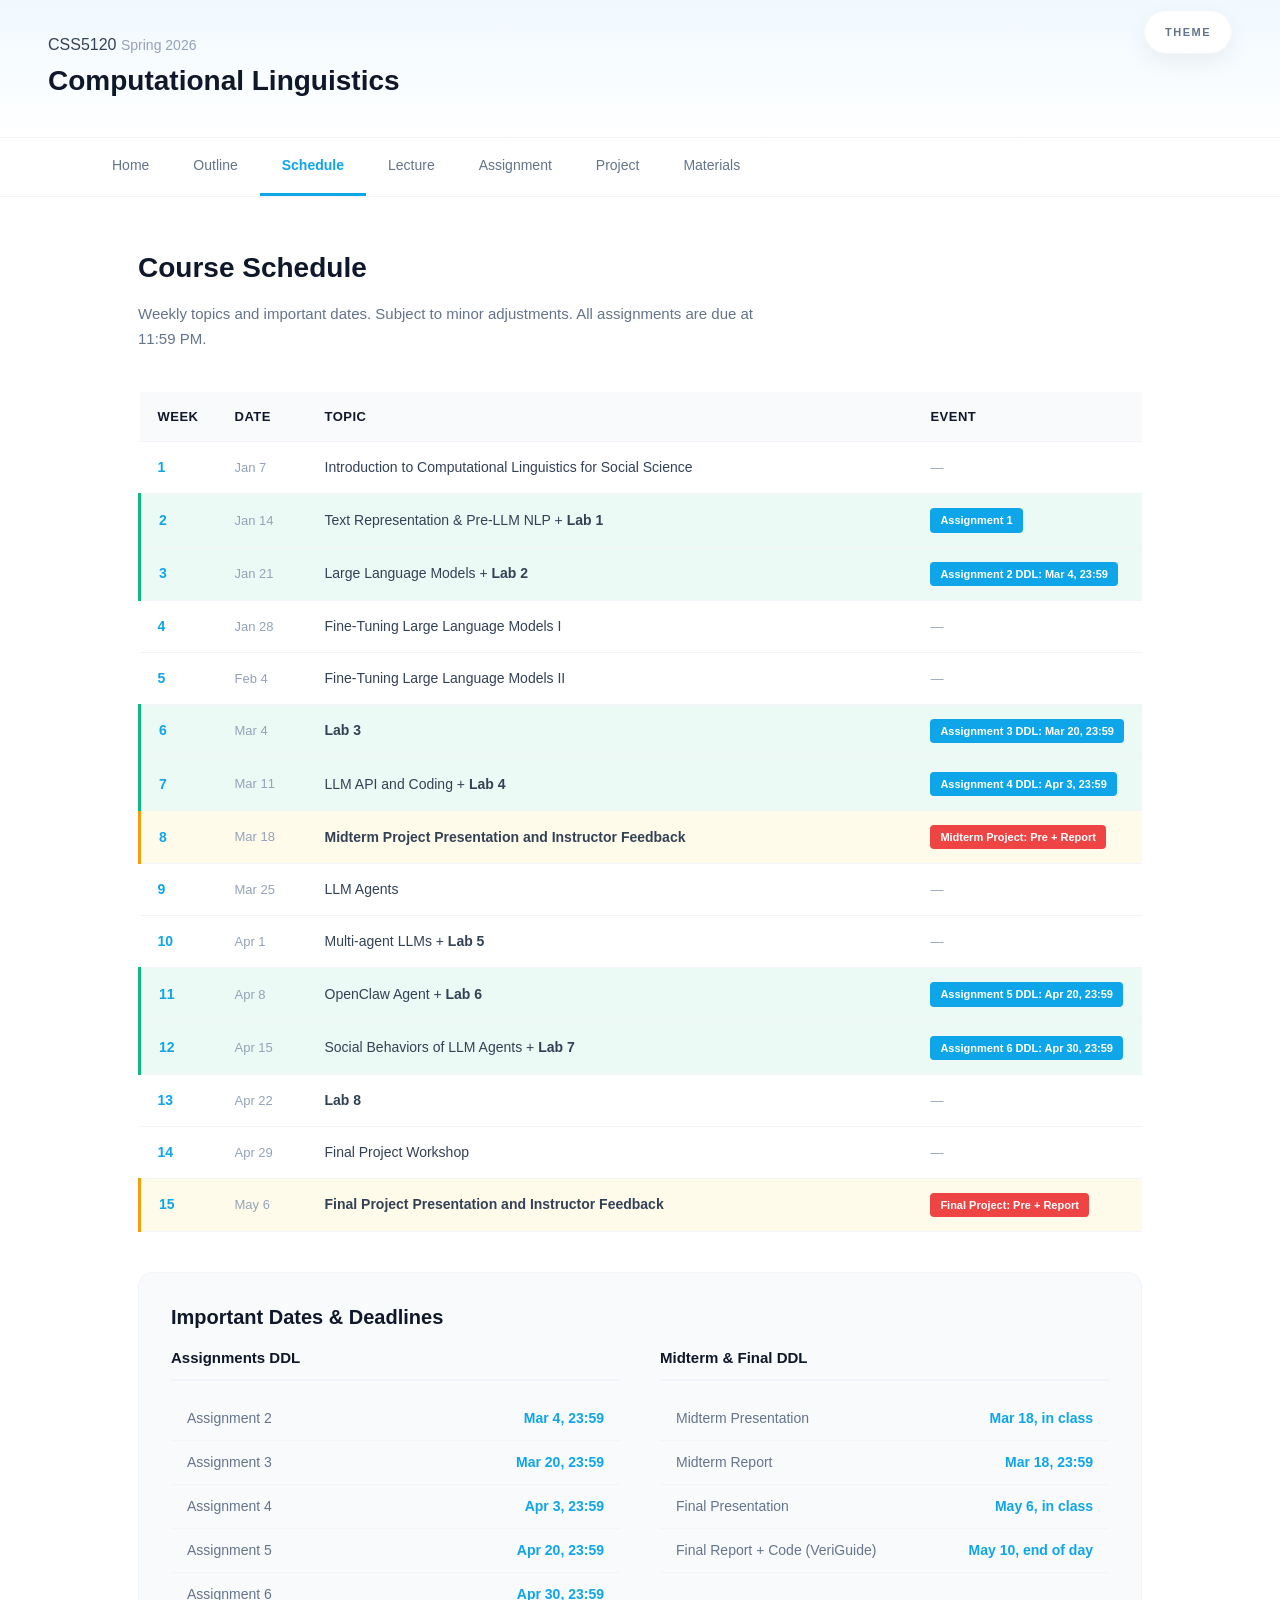
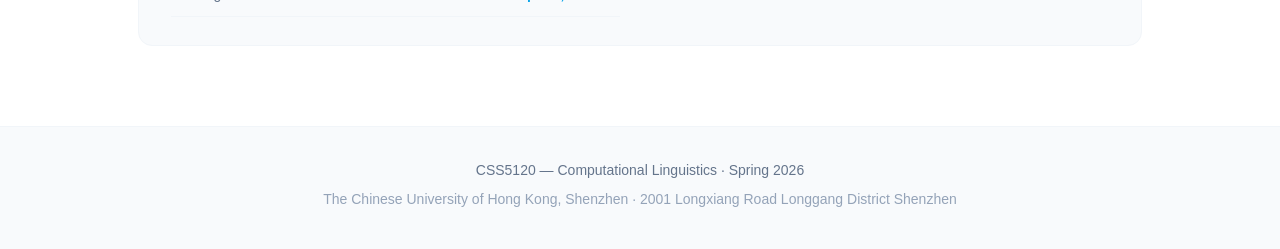
<file: schedule.html>
<!DOCTYPE html>
<html lang="en">
<head>
    <meta charset="UTF-8">
    <meta name="viewport" content="width=device-width, initial-scale=1.0">
    <title>Schedule — CSS5120</title>
    <link rel="stylesheet" href="style.css">
</head>
<body>

    <div class="theme-picker">
        <div class="theme-trigger">THEME</div>
        <div class="theme-dots">
            <div class="theme-dot active" data-theme="light" data-label="Light"></div>
            <div class="theme-dot" data-theme="dark" data-label="Dark"></div>

        </div>
    </div>

    <header class="course-header compact">
        <div class="header-inner">
            <div class="course-meta">
                <span class="course-code">CSS5120</span>
                <span class="course-semester">Spring 2026</span>
            </div>
            <h1 class="course-title">Computational Linguistics</h1>
        </div>
    </header>

    <nav class="navbar">
        <ul class="nav-links">
            <li><a href="index.html" class="nav-link">Home</a></li>
            <li><a href="outline.html" class="nav-link">Outline</a></li>
            <li><a href="schedule.html" class="nav-link active">Schedule</a></li>
            <li><a href="lecture.html" class="nav-link">Lecture</a></li>
            <li><a href="assignment.html" class="nav-link">Assignment</a></li>
            <li><a href="project.html" class="nav-link">Project</a></li>
            <li><a href="materials.html" class="nav-link">Materials</a></li>
        </ul>
    </nav>

    <main class="page-content">
        <div class="section-container">
            <div class="page-title">
                <h2>Course Schedule</h2>
                <p>Weekly topics and important dates. Subject to minor adjustments. All assignments are due at 11:59 PM.</p>
            </div>

            <div class="schedule-table-wrapper">
                <table class="schedule-table">
                    <thead>
                        <tr>
                            <th>Week</th>
                            <th>Date</th>
                            <th>Topic</th>
                            <th>Event</th>
                        </tr>
                    </thead>
                    <tbody>
                        <tr>
                            <td>1</td>
                            <td>Jan 7</td>
                            <td>Introduction to Computational Linguistics for Social Science</td>
                            <td>—</td>
                        </tr>
                        <tr class="assignment-row">
                            <td>2</td>
                            <td>Jan 14</td>
                            <td>Text Representation &amp; Pre-LLM NLP + <span class="lab-tag">Lab 1</span></td>
                            <td><span class="due-tag">Assignment 1</span></td>
                        </tr>
                        <tr class="assignment-row">
                            <td>3</td>
                            <td>Jan 21</td>
                            <td>Large Language Models + <span class="lab-tag">Lab 2</span></td>
                            <td><span class="due-tag">Assignment 2 DDL: Mar 4, 23:59</span></td>
                        </tr>
                        <tr>
                            <td>4</td>
                            <td>Jan 28</td>
                            <td>Fine-Tuning Large Language Models I</td>
                            <td>—</td>
                        </tr>
                        <tr>
                            <td>5</td>
                            <td>Feb 4</td>
                            <td>Fine-Tuning Large Language Models II</td>
                            <td>—</td>
                        </tr>
                        <tr class="assignment-row">
                            <td>6</td>
                            <td>Mar 4</td>
                            <td><span class="lab-tag">Lab 3</span></td>
                            <td><span class="due-tag">Assignment 3 DDL: Mar 20, 23:59</span></td>
                        </tr>
                        <tr class="assignment-row">
                            <td>7</td>
                            <td>Mar 11</td>
                            <td>LLM API and Coding + <span class="lab-tag">Lab 4</span></td>
                            <td><span class="due-tag">Assignment 4 DDL: Apr 3, 23:59</span></td>
                        </tr>
                        <tr class="highlight-row">
                            <td>8</td>
                            <td>Mar 18</td>
                            <td><strong>Midterm Project Presentation and Instructor Feedback</strong></td>
                            <td><span class="due-tag exam">Midterm Project: Pre + Report</span></td>
                        </tr>
                        <tr>
                            <td>9</td>
                            <td>Mar 25</td>
                            <td>LLM Agents</td>
                            <td>—</td>
                        </tr>
                        <tr>
                            <td>10</td>
                            <td>Apr 1</td>
                            <td>Multi-agent LLMs + <span class="lab-tag">Lab 5</span></td>
                            <td>—</td>
                        </tr>
                        <tr class="assignment-row">
                            <td>11</td>
                            <td>Apr 8</td>
                            <td>OpenClaw Agent + <span class="lab-tag">Lab 6</span></td>
                            <td><span class="due-tag">Assignment 5 DDL: Apr 20, 23:59</span></td>
                        </tr>
                        <tr class="assignment-row">
                            <td>12</td>
                            <td>Apr 15</td>
                            <td>Social Behaviors of LLM Agents + <span class="lab-tag">Lab 7</span></td>
                            <td><span class="due-tag">Assignment 6 DDL: Apr 30, 23:59</span></td>
                        </tr>
                        <tr>
                            <td>13</td>
                            <td>Apr 22</td>
                            <td><span class="lab-tag">Lab 8</span></td>
                            <td>—</td>
                        </tr>
                        <tr>
                            <td>14</td>
                            <td>Apr 29</td>
                            <td>Final Project Workshop</td>
                            <td>—</td>
                        </tr>
                        <tr class="highlight-row">
                            <td>15</td>
                            <td>May 6</td>
                            <td><strong>Final Project Presentation and Instructor Feedback</strong></td>
                            <td><span class="due-tag exam">Final Project: Pre + Report</span></td>
                        </tr>
                    </tbody>
                </table>
            </div>

            <div class="info-box" style="margin-top:40px;">
                <h4>Important Dates &amp; Deadlines</h4>
                <div class="deadlines-grid">
                    <div class="deadlines-col">
                        <h5>Assignments DDL</h5>
                        <table class="simple-table">
                            <tr><td>Assignment 2</td><td>Mar 4, 23:59</td></tr>
                            <tr><td>Assignment 3</td><td>Mar 20, 23:59</td></tr>
                            <tr><td>Assignment 4</td><td>Apr 3, 23:59</td></tr>
                            <tr><td>Assignment 5</td><td>Apr 20, 23:59</td></tr>
                            <tr><td>Assignment 6</td><td>Apr 30, 23:59</td></tr>
                        </table>
                    </div>
                    <div class="deadlines-col">
                        <h5>Midterm &amp; Final DDL</h5>
                        <table class="simple-table">
                            <tr><td>Midterm Presentation</td><td>Mar 18, in class</td></tr>
                            <tr><td>Midterm Report</td><td>Mar 18, 23:59</td></tr>
                            <tr><td>Final Presentation</td><td>May 6, in class</td></tr>
                            <tr><td>Final Report + Code (VeriGuide)</td><td>May 10, end of day</td></tr>
                        </table>
                    </div>
                </div>
            </div>
        </div>
    </main>

    <footer class="footer">
        <p>CSS5120 — Computational Linguistics · Spring 2026</p>
        <p class="footer-sub">The Chinese University of Hong Kong, Shenzhen · 2001 Longxiang Road Longgang District Shenzhen</p>
    </footer>

    <script src="theme.js"></script>
</body>
</html>
</file>
<file: style.css>
/* ===== CSS Variables - Theme System ===== */
:root {
    --bg-primary: #ffffff;
    --bg-secondary: #f8fafc;
    --bg-card: #ffffff;
    --bg-hero-start: #f0f9ff;
    --bg-hero-end: #ffffff;
    --bg-badge: #f0f9ff;
    --bg-footer: #f8fafc;
    --bg-info: #f8fafc;
    --bg-nav-hover: #f8fafc;
    --text-primary: #0f172a;
    --text-secondary: #334155;
    --text-muted: #64748b;
    --text-light: #94a3b8;
    --text-on-accent: #ffffff;
    --border: #f1f5f9;
    --border-light: #e2e8f0;
    --accent: #0ea5e9;
    --accent-hover: #0284c7;
    --accent-light: #f0f9ff;
    --accent-gradient-start: #0ea5e9;
    --accent-gradient-end: #8b5cf6;
    --badge-red: #ef4444;
    --badge-green: #10b981;
    --badge-orange: #f59e0b;
    --badge-blue: #0ea5e9;
    --shape-1: rgba(14, 165, 233, 0.06);
    --shape-2: rgba(139, 92, 246, 0.06);
    --shape-3: rgba(16, 185, 129, 0.06);
    --shape-4: rgba(245, 158, 11, 0.06);
    --shadow-sm: 0 1px 3px rgba(0,0,0,0.04);
    --shadow-md: 0 8px 24px rgba(0,0,0,0.06);
    --shadow-lg: 0 20px 40px rgba(0,0,0,0.1);
    --code-bg: #f1f5f9;
    --table-header-bg: #f8fafc;
    --highlight-row-bg: #fffbeb;
}

[data-theme="dark"] {
    --bg-primary: #0f172a;
    --bg-secondary: #1e293b;
    --bg-card: #1e293b;
    --bg-hero-start: #0c4a6e;
    --bg-hero-end: #0f172a;
    --bg-badge: #0c4a6e;
    --bg-footer: #1e293b;
    --bg-info: #1e293b;
    --bg-nav-hover: #1e293b;
    --text-primary: #f1f5f9;
    --text-secondary: #cbd5e1;
    --text-muted: #94a3b8;
    --text-light: #64748b;
    --text-on-accent: #ffffff;
    --border: #334155;
    --border-light: #475569;
    --accent: #38bdf8;
    --accent-hover: #0ea5e9;
    --accent-light: #0c4a6e;
    --accent-gradient-start: #38bdf8;
    --accent-gradient-end: #a78bfa;
    --badge-red: #f87171;
    --badge-green: #34d399;
    --badge-orange: #fbbf24;
    --badge-blue: #38bdf8;
    --shape-1: rgba(56, 189, 248, 0.08);
    --shape-2: rgba(167, 139, 250, 0.08);
    --shape-3: rgba(52, 211, 153, 0.08);
    --shape-4: rgba(251, 191, 36, 0.08);
    --shadow-sm: 0 1px 3px rgba(0,0,0,0.3);
    --shadow-md: 0 8px 24px rgba(0,0,0,0.4);
    --shadow-lg: 0 20px 40px rgba(0,0,0,0.5);
    --code-bg: #334155;
    --table-header-bg: #1e293b;
    --highlight-row-bg: #451a03;
}

/* ===== 基础重置 ===== */
* {
    margin: 0;
    padding: 0;
    box-sizing: border-box;
}

html {
    scroll-behavior: smooth;
}

body {
    font-family: 'Helvetica Neue', Helvetica, Arial, sans-serif;
    color: var(--text-secondary);
    line-height: 1.65;
    background: var(--bg-primary);
    -webkit-font-smoothing: antialiased;
    transition: background 0.3s, color 0.3s;
}

a {
    text-decoration: none;
    color: inherit;
}

/* ===== 右上角主题选择器 ===== */
.theme-picker {
    position: fixed;
    top: 10px;
    right: 48px;
    z-index: 200;
    display: flex;
    align-items: center;
    gap: 0;
    background: var(--bg-card);
    border: 1px solid var(--border);
    border-radius: 24px;
    padding: 4px;
    box-shadow: var(--shadow-md);
    transition: all 0.3s;
    overflow: hidden;
}

.theme-trigger {
    font-size: 11px;
    font-weight: 700;
    letter-spacing: 1.5px;
    color: var(--text-muted);
    padding: 8px 16px;
    cursor: pointer;
    user-select: none;
    white-space: nowrap;
    transition: color 0.3s;
    border-radius: 20px;
}

.theme-trigger:hover {
    color: var(--accent);
    background: var(--bg-nav-hover);
}

.theme-dots {
    display: flex;
    align-items: center;
    gap: 6px;
    max-width: 0;
    opacity: 0;
    overflow: hidden;
    transition: max-width 0.4s cubic-bezier(0.4, 0, 0.2, 1), opacity 0.3s ease;
    padding-right: 0;
}

.theme-picker.open .theme-dots {
    max-width: 200px;
    opacity: 1;
    padding-right: 10px;
}

.theme-dot {
    width: 16px;
    height: 16px;
    border-radius: 50%;
    cursor: pointer;
    border: 2px solid transparent;
    transition: all 0.25s cubic-bezier(0.4, 0, 0.2, 1);
    position: relative;
    flex-shrink: 0;
}

.theme-dot:hover {
    transform: scale(1.35);
    box-shadow: 0 2px 8px rgba(0,0,0,0.2);
}

.theme-dot.active {
    transform: scale(1.15);
    border-color: var(--text-primary);
    box-shadow: 0 0 0 2px var(--bg-primary), 0 0 0 3.5px var(--text-primary);
}

.theme-picker.open .theme-dot.active {
    animation: dotPulse 0.4s ease;
}

@keyframes dotPulse {
    0% { transform: scale(1.15); }
    50% { transform: scale(1.4); }
    100% { transform: scale(1.15); }
}

.theme-dot[data-theme="light"]  { background: #ffffff; border: 1.5px solid #cbd5e1; }
.theme-dot[data-theme="dark"]   { background: #1e3a5f; }

/* Tooltip */
.theme-dot::after {
    content: attr(data-label);
    position: absolute;
    top: calc(100% + 8px);
    left: 50%;
    transform: translateX(-50%) scale(0);
    background: var(--text-primary);
    color: var(--bg-primary);
    font-size: 10px;
    font-weight: 600;
    padding: 3px 8px;
    border-radius: 4px;
    white-space: nowrap;
    opacity: 0;
    transition: all 0.2s;
    pointer-events: none;
}

.theme-dot:hover::after {
    transform: translateX(-50%) scale(1);
    opacity: 1;
}

/* ===== 导航栏 ===== */
.navbar {
    position: sticky;
    top: 0;
    background: rgba(var(--bg-primary-rgb, 255,255,255), 0.96);
    backdrop-filter: blur(12px);
    border-bottom: 1px solid var(--border);
    z-index: 100;
    padding: 0 48px;
    transition: border-color 0.3s;
}

.nav-links {
    display: flex;
    list-style: none;
    gap: 0;
    max-width: 1100px;
    margin: 0 auto;
    overflow-x: auto;
}

.nav-links li {
    flex-shrink: 0;
}

.nav-links a {
    display: block;
    padding: 16px 22px;
    font-size: 14px;
    font-weight: 500;
    color: var(--text-muted);
    transition: all 0.2s;
    border-bottom: 3px solid transparent;
    white-space: nowrap;
}

.nav-links a:hover {
    color: var(--accent);
    background: var(--bg-nav-hover);
}

.nav-links a.active {
    color: var(--accent);
    border-bottom-color: var(--accent);
    font-weight: 600;
}

/* ===== Hero 首页主视觉 ===== */
.hero-section {
    position: relative;
    background: linear-gradient(180deg, var(--bg-hero-start) 0%, var(--bg-hero-end) 100%);
    color: var(--text-primary);
    padding: 100px 48px 80px;
    overflow: hidden;
    border-bottom: 1px solid var(--border);
    transition: background 0.3s, border-color 0.3s;
}

.hero-bg-shapes {
    position: absolute;
    inset: 0;
    pointer-events: none;
}

.shape {
    position: absolute;
    border-radius: 50%;
    animation: float 8s ease-in-out infinite;
}

.shape-1 {
    width: 300px;
    height: 300px;
    background: var(--shape-1);
    top: -60px;
    right: 5%;
    animation-delay: 0s;
}

.shape-2 {
    width: 200px;
    height: 200px;
    background: var(--shape-2);
    bottom: -40px;
    left: 10%;
    animation-delay: 2s;
}

.shape-3 {
    width: 120px;
    height: 120px;
    background: var(--shape-3);
    top: 30%;
    right: 25%;
    animation-delay: 4s;
}

.shape-4 {
    width: 160px;
    height: 160px;
    background: var(--shape-4);
    bottom: 30%;
    right: 40%;
    animation-delay: 6s;
}

@keyframes float {
    0%, 100% { transform: translateY(0) scale(1); }
    50% { transform: translateY(-20px) scale(1.05); }
}

.hero-content {
    position: relative;
    max-width: 1100px;
    margin: 0 auto;
    z-index: 1;
}

.hero-content .course-meta {
    display: flex;
    gap: 16px;
    align-items: center;
    margin-bottom: 24px;
}

.hero-content .course-code {
    font-size: 13px;
    font-weight: 700;
    background: var(--bg-card);
    color: var(--accent);
    padding: 6px 16px;
    border-radius: 20px;
    letter-spacing: 1px;
    border: 1px solid var(--border);
    box-shadow: var(--shadow-sm);
    transition: all 0.3s;
}

.course-semester {
    font-size: 14px;
    color: var(--text-light);
    font-weight: 500;
    transition: color 0.3s;
}

.hero-title {
    font-size: 56px;
    font-weight: 800;
    line-height: 1.1;
    margin-bottom: 20px;
    letter-spacing: -1.5px;
    color: var(--text-primary);
    transition: color 0.3s;
}

.hero-title .highlight {
    background: linear-gradient(135deg, var(--accent-gradient-start) 0%, var(--accent-gradient-end) 100%);
    -webkit-background-clip: text;
    -webkit-text-fill-color: transparent;
    background-clip: text;
}

.hero-subtitle {
    font-size: 18px;
    color: var(--text-muted);
    max-width: 550px;
    line-height: 1.7;
    margin-bottom: 40px;
    transition: color 0.3s;
}

.instructor-bar {
    display: flex;
    flex-wrap: wrap;
    gap: 36px;
    padding-top: 28px;
    border-top: 1px solid var(--border-light);
    transition: border-color 0.3s;
}

.info-item {
    display: flex;
    flex-direction: column;
    gap: 4px;
}

.info-label {
    font-size: 11px;
    text-transform: uppercase;
    letter-spacing: 1.5px;
    color: var(--text-light);
    font-weight: 600;
    transition: color 0.3s;
}

.info-value {
    font-size: 14px;
    font-weight: 500;
    color: var(--text-secondary);
    transition: color 0.3s;
}

.info-value a {
    color: var(--accent);
    text-decoration: none;
    transition: opacity 0.2s;
}

.info-value a:hover {
    opacity: 0.7;
    text-decoration: underline;
    text-underline-offset: 3px;
}

/* ===== 通用页面区块 ===== */
.page-section {
    padding: 64px 48px;
    scroll-margin-top: 60px;
}

.section-alt {
    background: var(--bg-secondary);
    transition: background 0.3s;
}

.section-container {
    max-width: 1100px;
    margin: 0 auto;
}

.section-header {
    margin-bottom: 48px;
}

.section-header h2 {
    font-size: 30px;
    font-weight: 700;
    margin-bottom: 12px;
    color: var(--text-primary);
    transition: color 0.3s;
}

.section-header p {
    font-size: 15px;
    color: var(--text-muted);
    max-width: 650px;
    line-height: 1.7;
    transition: color 0.3s;
}

.section-header.center {
    text-align: center;
}

.section-header.center h2 {
    margin-left: auto;
    margin-right: auto;
}

.section-header.center p {
    margin-left: auto;
    margin-right: auto;
}

.section-tag {
    display: inline-block;
    font-size: 12px;
    font-weight: 600;
    text-transform: uppercase;
    letter-spacing: 2px;
    color: var(--accent);
    background: var(--accent-light);
    padding: 6px 16px;
    border-radius: 20px;
    margin-bottom: 16px;
    transition: all 0.3s;
}

/* ===== 快捷入口 ===== */
.quick-section {
    padding: 80px 48px;
}

.quick-grid {
    display: grid;
    grid-template-columns: repeat(auto-fit, minmax(300px, 1fr));
    gap: 20px;
}

.quick-card-v2 {
    display: flex;
    flex-direction: column;
    background: var(--bg-card);
    border: 1px solid var(--border);
    border-radius: 16px;
    padding: 28px;
    position: relative;
    overflow: hidden;
    transition: all 0.3s;
    box-shadow: var(--shadow-sm);
}

.quick-card-v2:hover {
    transform: translateY(-4px);
    box-shadow: var(--shadow-lg);
    border-color: transparent;
}

.quick-accent {
    position: absolute;
    top: 0;
    left: 0;
    width: 100%;
    height: 4px;
}

.quick-icon-v2 {
    font-size: 25px;
    margin-bottom: 14px;
}

.quick-card-v2 h3 {
    font-size: 18px;
    font-weight: 600;
    margin-bottom: 8px;
    color: var(--text-primary);
    transition: color 0.3s;
}

.quick-card-v2 p {
    font-size: 14px;
    color: var(--text-light);
    line-height: 1.6;
    flex: 1;
    transition: color 0.3s;
}

.quick-arrow {
    position: absolute;
    right: 24px;
    top: 50%;
    transform: translateY(-50%);
    font-size: 22px;
    color: var(--border-light);
    transition: all 0.3s;
}

.quick-card-v2:hover .quick-arrow {
    color: var(--accent);
    transform: translateY(-50%) translateX(4px);
}

/* ===== Outline 课程大纲 ===== */
.outline-grid {
    display: grid;
    grid-template-columns: repeat(auto-fit, minmax(240px, 1fr));
    gap: 24px;
    margin-bottom: 48px;
}

.outline-grid.three-col {
    grid-template-columns: repeat(3, 1fr);
}

.card-desc {
    font-size: 16px;
    color: var(--text-muted);
    margin-bottom: 14px;
    line-height: 1.5;
    transition: color 0.3s;
}

/* 讲师信息 */
.instructor-info-box .instructor-name {
    font-size: 15px;
    color: var(--text-primary);
    margin-bottom: 4px;
    transition: color 0.3s;
}

.instructor-info-box .instructor-email {
    font-size: 14px;
    color: var(--text-muted);
    transition: color 0.3s;
}

.instructor-info-box .instructor-email a {
    color: var(--accent);
    text-decoration: none;
    transition: opacity 0.2s;
}

.instructor-info-box .instructor-email a:hover {
    opacity: 0.7;
    text-decoration: underline;
    text-underline-offset: 3px;
}

/* 两列列表 */
.two-col-list {
    display: grid;
    grid-template-columns: 1fr 1fr;
    gap: 32px;
}

.two-col-list p {
    font-size: 14px;
    color: var(--text-muted);
    margin-bottom: 8px;
    transition: color 0.3s;
}

.two-col-list p strong {
    color: var(--text-primary);
    transition: color 0.3s;
}

.two-col-list .detail {
    font-size: 13px;
    color: var(--text-light);
    line-height: 1.6;
    transition: color 0.3s;
}


/* 评估区块（灰色大背景） */
.assessment-block {
    background: #f1f3f5;
    border: none;
}

.assessment-block h4 {
    font-size: 22px;
    font-weight: 700;
    margin-bottom: 24px;
    color: var(--text-primary);
    padding-bottom: 14px;
    border-bottom: 2px solid #dee2e6;
}

.assessment-block h5 {
    font-size: 17px;
    font-weight: 600;
    margin-bottom: 14px;
    color: var(--text-primary);
}

.assessment-table-wrapper {
    margin-bottom: 28px;
}

.assessment-table {
    width: 100%;
    max-width: 500px;
    border-collapse: collapse;
    font-size: 16px;
}

.assessment-table th,
.assessment-table td {
    padding: 14px 18px;
    text-align: left;
    border-bottom: 1px solid #dee2e6;
}

.assessment-table th {
    font-weight: 600;
    color: #495057;
    font-size: 13px;
    text-transform: uppercase;
    letter-spacing: 0.5px;
    background: #e9ecef;
}

.assessment-table td:first-child {
    color: #495057;
}

.assessment-table td:last-child {
    font-weight: 700;
    color: #0ea5e9;
    text-align: right;
    width: 100px;
}

.assessment-detail {
    margin-top: 24px;
    padding-top: 24px;
    border-top: 1px solid #dee2e6;
}

.assessment-detail:first-of-type {
    margin-top: 0;
    padding-top: 0;
    border-top: none;
}

.assessment-detail p {
    font-size: 15px;
    color: #495057;
    line-height: 1.7;
}

/* 成绩等级表 */
.grade-table-wrapper {
    overflow-x: auto;
}

.grade-table {
    width: 100%;
    border-collapse: collapse;
    font-size: 13px;
    min-width: 500px;
}

.grade-table th,
.grade-table td {
    padding: 10px 14px;
    text-align: left;
    border-bottom: 1px solid var(--border);
    transition: border-color 0.3s;
}

.grade-table th {
    font-weight: 600;
    color: var(--text-primary);
    background: var(--table-header-bg);
    font-size: 11px;
    text-transform: uppercase;
    letter-spacing: 0.5px;
    transition: all 0.3s;
}

.grade-table td:first-child {
    font-weight: 700;
    color: var(--accent);
    width: 60px;
    transition: color 0.3s;
}

.grade-table td:nth-child(2) {
    font-weight: 500;
    color: var(--text-secondary);
    width: 80px;
    transition: color 0.3s;
}

/* 阅读材料 */
.reading-item {
    font-size: 14px;
    color: var(--text-secondary);
    line-height: 1.7;
    padding: 16px 20px;
    background: var(--bg-secondary);
    border-radius: 8px;
    border-left: 3px solid var(--accent);
    transition: all 0.3s;
}

.reading-item em {
    font-style: italic;
    color: var(--text-primary);
    transition: color 0.3s;
}

.outline-card {
    background: var(--bg-card);
    border: 1px solid var(--border);
    border-radius: 14px;
    padding: 28px;
    transition: all 0.2s;
    box-shadow: var(--shadow-sm);
}

.outline-card:hover {
    box-shadow: var(--shadow-md);
    transform: translateY(-2px);
}

.outline-icon {
    font-size: 32px;
    margin-bottom: 12px;
}

.outline-card h3 {
    font-size: 20px;
    font-weight: 600;
    margin-bottom: 14px;
    color: var(--accent);
    transition: color 0.3s;
}

.outline-card ul {
    list-style: none;
}

.outline-card ul li {
    font-size: 13.5px;
    color: var(--text-muted);
    padding: 6px 0;
    padding-left: 16px;
    position: relative;
    line-height: 1.5;
    transition: color 0.3s;
}

.outline-card ul li::before {
    content: '•';
    position: absolute;
    left: 0;
    color: var(--accent);
    font-weight: bold;
}

/* 信息框 */
.info-box {
    background: var(--bg-info);
    border-radius: 14px;
    padding: 28px 32px;
    margin-bottom: 32px;
    border: 1px solid var(--border);
    transition: all 0.3s;
}

.info-box h4 {
    font-size: 20px;
    font-weight: 600;
    margin-bottom: 12px;
    color: var(--text-primary);
    transition: color 0.3s;
}

.info-box p {
    font-size: 14px;
    color: var(--text-muted);
    margin-bottom: 12px;
    transition: color 0.3s;
}

.info-box ol {
    padding-left: 22px;
}

.info-box ol li {
    font-size: 14px;
    color: var(--text-secondary);
    padding: 6px 0;
    line-height: 1.6;
    transition: color 0.3s;
}

.info-box ul {
    padding-left: 20px;
}

.info-box ul li {
    font-size: 14px;
    color: var(--text-secondary);
    padding: 6px 0;
    line-height: 1.6;
    transition: color 0.3s;
}

/* 评分政策表格 */
.grading-policy h4 {
    font-size: 18px;
    font-weight: 600;
    margin-bottom: 16px;
    color: var(--text-primary);
    transition: color 0.3s;
}

.simple-table {
    width: 100%;
    max-width: 400px;
    border-collapse: collapse;
    font-size: 14px;
}

.simple-table td {
    padding: 10px 16px;
    border-bottom: 1px solid var(--border);
    transition: border-color 0.3s;
    white-space: nowrap;
}

.simple-table td:first-child {
    color: var(--text-muted);
    transition: color 0.3s;
}

.simple-table td:last-child {
    font-weight: 600;
    color: var(--accent);
    text-align: right;
    transition: color 0.3s;
}

/* ===== Important Dates 两栏布局 ===== */
.deadlines-grid {
    display: grid;
    grid-template-columns: 1fr 1fr;
    gap: 40px;
}

.deadlines-col h5 {
    font-size: 15px;
    font-weight: 600;
    color: var(--text-primary);
    margin-bottom: 16px;
    padding-bottom: 8px;
    border-bottom: 2px solid var(--border);
    transition: all 0.3s;
}

.deadlines-col .simple-table {
    max-width: none;
}

/* ===== Schedule 课程时间表 ===== */
.schedule-table-wrapper {
    overflow-x: auto;
}

.schedule-table {
    width: 100%;
    border-collapse: collapse;
    font-size: 14px;
    min-width: 700px;
}

.schedule-table th,
.schedule-table td {
    padding: 14px 18px;
    text-align: left;
    border-bottom: 1px solid var(--border);
    transition: border-color 0.3s;
}

.schedule-table th {
    font-weight: 600;
    color: var(--text-primary);
    background: var(--table-header-bg);
    font-size: 13px;
    text-transform: uppercase;
    letter-spacing: 0.5px;
    transition: all 0.3s;
}

.schedule-table td {
    white-space: nowrap;
}

.schedule-table td:first-child {
    font-weight: 600;
    color: var(--accent);
    width: 60px;
    transition: color 0.3s;
}

.schedule-table td:nth-child(2) {
    color: var(--text-light);
    width: 90px;
    font-size: 13px;
    transition: color 0.3s;
}

.schedule-table td:nth-child(4) {
    color: var(--text-light);
    font-size: 13px;
    width: 80px;
    transition: color 0.3s;
}

.highlight-row td {
    background: var(--highlight-row-bg);
    transition: background 0.3s;
}

.highlight-row td:first-child {
    border-left: 3px solid var(--badge-orange);
}

.assignment-row td {
    background: rgba(16, 185, 129, 0.08);
    transition: background 0.3s;
}

.assignment-row td:first-child {
    border-left: 3px solid var(--badge-green);
}

[data-theme="dark"] .assignment-row td {
    background: rgba(52, 211, 153, 0.1);
}

.lab-tag {
    font-weight: 700;
}

.due-tag {
    display: inline-block;
    background: var(--badge-blue);
    color: var(--text-on-accent);
    padding: 3px 10px;
    border-radius: 4px;
    font-size: 11px;
    font-weight: 600;
    transition: background 0.3s;
}

.due-tag.exam {
    background: var(--badge-red);
}

.due-tag.proj {
    background: var(--badge-green);
}

/* ===== Lecture 课件列表 ===== */
.lecture-list {
    display: flex;
    flex-direction: column;
    gap: 16px;
}

.lecture-item {
    display: flex;
    gap: 20px;
    background: var(--bg-card);
    border: 1px solid var(--border);
    border-radius: 14px;
    padding: 24px 28px;
    transition: all 0.2s;
    box-shadow: var(--shadow-sm);
}

.lecture-item:hover {
    box-shadow: var(--shadow-md);
    transform: translateY(-2px);
}

.lecture-item.placeholder {
    opacity: 0.5;
    border-style: dashed;
}

.lecture-week {
    flex-shrink: 0;
    width: 48px;
    height: 48px;
    background: var(--accent-light);
    color: var(--accent);
    border-radius: 12px;
    display: flex;
    align-items: center;
    justify-content: center;
    font-size: 14px;
    font-weight: 700;
    transition: all 0.3s;
}

.lecture-content {
    flex: 1;
}

.lecture-content h3 {
    font-size: 17px;
    font-weight: 600;
    margin-bottom: 6px;
    color: var(--text-primary);
    transition: color 0.3s;
}

.lecture-desc {
    font-size: 13.5px;
    color: var(--text-muted);
    margin-bottom: 12px;
    line-height: 1.6;
    transition: color 0.3s;
}

.lecture-links {
    display: flex;
    gap: 12px;
    flex-wrap: wrap;
}

.lecture-links a {
    font-size: 13px;
    padding: 6px 14px;
    border-radius: 6px;
    border: 1px solid var(--border-light);
    transition: all 0.2s;
    color: var(--text-muted);
}

.lecture-links a:hover {
    background: var(--accent);
    color: var(--text-on-accent);
    border-color: var(--accent);
}

/* ===== Assignment 作业列表 ===== */
.assignment-list {
    display: flex;
    flex-direction: column;
    gap: 20px;
}

.assignment-card {
    background: var(--bg-card);
    border: 1px solid var(--border);
    border-radius: 14px;
    padding: 28px;
    transition: all 0.2s;
    box-shadow: var(--shadow-sm);
}

.assignment-card:hover {
    box-shadow: var(--shadow-md);
    transform: translateY(-2px);
}

.assignment-header {
    display: flex;
    justify-content: space-between;
    align-items: center;
    margin-bottom: 12px;
}

.assignment-num {
    font-size: 13px;
    font-weight: 700;
    background: var(--accent-light);
    color: var(--accent);
    padding: 4px 12px;
    border-radius: 6px;
    transition: all 0.3s;
}

.assignment-due {
    font-size: 13px;
    color: var(--badge-red);
    font-weight: 500;
    transition: color 0.3s;
}

.assignment-card h3 {
    font-size: 18px;
    font-weight: 600;
    margin-bottom: 8px;
    color: var(--text-primary);
    transition: color 0.3s;
}

.assignment-card > p {
    font-size: 14px;
    color: var(--text-muted);
    line-height: 1.7;
    margin-bottom: 16px;
    transition: color 0.3s;
}

.assignment-links {
    display: flex;
    gap: 10px;
    flex-wrap: wrap;
}

.link-btn {
    font-size: 13px;
    padding: 8px 16px;
    border-radius: 6px;
    background: var(--bg-secondary);
    color: var(--text-secondary);
    transition: all 0.2s;
}

.link-btn:hover {
    background: var(--accent);
    color: var(--text-on-accent);
}

/* ===== Lecture 下载按钮 ===== */
.link-lecture,
.link-lab {
    display: inline-flex;
    align-items: center;
    gap: 6px;
    font-size: 13px;
    font-weight: 600;
    padding: 8px 16px;
    border-radius: 8px;
    background: var(--bg-card);
    transition: all 0.2s;
    cursor: pointer;
}

.link-lecture {
    color: var(--accent);
    border: 1.5px solid var(--accent);
}

.link-lecture:hover {
    background: var(--accent);
    color: #fff;
}

.link-lab {
    color: var(--badge-green);
    border: 1.5px solid var(--badge-green);
}

.link-lab:hover {
    background: var(--badge-green);
    color: #fff;
}

/* ===== Project 项目时间线 ===== */
.project-timeline {
    position: relative;
    margin-bottom: 48px;
}

.project-timeline::before {
    content: '';
    position: absolute;
    left: 20px;
    top: 0;
    bottom: 0;
    width: 2px;
    background: var(--border-light);
    transition: background 0.3s;
}

.timeline-item {
    display: flex;
    gap: 24px;
    padding: 0 0 32px 0;
    position: relative;
}

.timeline-item:last-child {
    padding-bottom: 0;
}

.timeline-date {
    flex-shrink: 0;
    width: 42px;
    height: 42px;
    background: var(--accent-light);
    color: var(--accent);
    border-radius: 50%;
    display: flex;
    align-items: center;
    justify-content: center;
    font-size: 11px;
    font-weight: 700;
    z-index: 1;
    position: relative;
    transition: all 0.3s;
}

.timeline-content {
    flex: 1;
    background: var(--bg-card);
    border: 1px solid var(--border);
    border-radius: 14px;
    padding: 20px 24px;
    position: relative;
    box-shadow: var(--shadow-sm);
    transition: all 0.3s;
}

.timeline-content::before {
    content: '';
    position: absolute;
    left: -8px;
    top: 14px;
    width: 14px;
    height: 14px;
    background: var(--bg-card);
    border-left: 1px solid var(--border);
    border-bottom: 1px solid var(--border);
    transform: rotate(45deg);
    transition: all 0.3s;
}

.timeline-content h3 {
    font-size: 17px;
    font-weight: 600;
    margin-bottom: 6px;
    display: flex;
    justify-content: space-between;
    align-items: center;
    color: var(--text-primary);
    transition: color 0.3s;
}

.timeline-content p {
    font-size: 13.5px;
    color: var(--text-muted);
    line-height: 1.7;
    transition: color 0.3s;
}

.weight {
    font-size: 14px;
    font-weight: 700;
    color: var(--accent);
    background: var(--accent-light);
    padding: 4px 12px;
    border-radius: 6px;
    transition: all 0.3s;
}

/* 项目建议 */
.project-ideas {
    margin-top: 32px;
}

.project-ideas h4 {
    font-size: 18px;
    font-weight: 600;
    margin-bottom: 16px;
    color: var(--text-primary);
    transition: color 0.3s;
}

.ideas-grid {
    display: grid;
    grid-template-columns: repeat(auto-fit, minmax(260px, 1fr));
    gap: 12px;
}

.idea-card {
    background: var(--bg-card);
    border: 1px solid var(--border);
    border-radius: 10px;
    padding: 16px 20px;
    font-size: 14px;
    color: var(--text-secondary);
    transition: all 0.2s;
    box-shadow: var(--shadow-sm);
}

.idea-card:hover {
    border-color: var(--accent);
    background: var(--bg-secondary);
    transform: translateY(-2px);
    box-shadow: var(--shadow-md);
}

/* ===== Materials 参考材料 ===== */
.materials-grid {
    display: grid;
    grid-template-columns: repeat(auto-fit, minmax(280px, 1fr));
    gap: 28px;
}

.material-category {
    background: var(--bg-card);
    border: 1px solid var(--border);
    border-radius: 14px;
    padding: 24px;
    box-shadow: var(--shadow-sm);
    transition: all 0.3s;
}

.material-category h3 {
    font-size: 16px;
    font-weight: 600;
    margin-bottom: 16px;
    color: var(--text-primary);
    padding-bottom: 10px;
    border-bottom: 2px solid var(--border);
    transition: all 0.3s;
}

.material-list {
    list-style: none;
    display: flex;
    flex-direction: column;
    gap: 14px;
}

.material-list li {
    display: flex;
    flex-direction: column;
    gap: 2px;
}

.material-title {
    font-size: 14px;
    font-weight: 500;
    color: var(--text-primary);
    transition: color 0.3s;
}

.material-author,
.material-desc {
    font-size: 12.5px;
    color: var(--text-light);
    transition: color 0.3s;
}

.material-link {
    font-size: 12px;
    color: var(--accent);
    font-weight: 500;
    margin-top: 2px;
    width: fit-content;
    transition: color 0.3s;
}

.material-link:hover {
    text-decoration: underline;
    text-underline-offset: 3px;
}

/* ===== Paper Reading List ===== */
.paper-reading-list {
    padding-left: 18px;
    margin: 0;
}

.paper-reading-list li {
    font-size: 13px;
    color: var(--text-secondary);
    line-height: 1.6;
    padding: 5px 0;
    transition: color 0.3s;
}

.paper-reading-list li::marker {
    color: var(--text-light);
    font-size: 12px;
}

.paper-reading-list li a {
    color: var(--text-secondary);
    text-decoration: none;
    transition: color 0.2s;
}

.paper-reading-list li a:hover {
    color: var(--accent);
}

/* ===== Materials Paper Section (compact) ===== */
.paper-section {
    margin-bottom: 40px;
    scroll-margin-top: 80px;
}

.paper-section-title {
    font-size: 18px;
    font-weight: 700;
    margin-bottom: 16px;
    padding-bottom: 8px;
    border-bottom: 1px solid var(--border);
    transition: border-color 0.3s;
}

.paper-row {
    display: flex;
    align-items: baseline;
    gap: 12px;
    padding: 8px 0;
    border-bottom: 1px solid var(--border);
    transition: border-color 0.3s;
}

.paper-nav-cards {
    display: grid;
    grid-template-columns: repeat(3, 1fr);
    gap: 16px;
    margin-bottom: 32px;
}

.paper-nav-card {
    display: flex;
    align-items: center;
    gap: 12px;
    padding: 16px 20px;
    background: var(--card-bg);
    border: 1px solid var(--border);
    border-radius: 12px;
    text-decoration: none;
    color: var(--text-primary);
    font-size: 14px;
    font-weight: 600;
    transition: all 0.3s;
    box-shadow: 0 1px 3px var(--shadow);
}

.paper-nav-card:hover {
    transform: translateY(-2px);
    box-shadow: 0 4px 12px var(--shadow);
    border-color: var(--accent);
}

.paper-nav-dot {
    width: 12px;
    height: 12px;
    border-radius: 50%;
    flex-shrink: 0;
}

.paper-row:last-child {
    border-bottom: none;
}

.paper-authors {
    font-size: 13px;
    font-weight: 600;
    color: var(--text-muted);
    white-space: nowrap;
    flex-shrink: 0;
    min-width: 140px;
    transition: color 0.3s;
}

.paper-list {
    margin: 0;
    padding-left: 24px;
    color: var(--text-primary);
}

.paper-list li {
    font-size: 14px;
    line-height: 1.7;
    padding: 6px 0;
    color: var(--text-primary);
}

.paper-list li a {
    color: var(--text-primary);
    text-decoration: none;
    transition: color 0.2s;
}

.paper-list li a:hover {
    color: var(--accent);
}

.paper-list li::marker {
    color: var(--text-muted);
    font-size: 13px;
}

.paper-row a {
    font-size: 14px;
    color: var(--text-primary);
    text-decoration: none;
    transition: color 0.2s;
    line-height: 1.5;
}

.paper-row a:hover {
    color: var(--accent);
}

/* ===== 紧凑型头部（子页面用）===== */
.course-header.compact {
    background: linear-gradient(180deg, var(--bg-hero-start) 0%, var(--bg-primary) 100%);
    padding: 32px 48px;
    border-bottom: 1px solid var(--border);
    transition: all 0.3s;
}

.course-header.compact .course-title {
    font-size: 28px;
    margin-bottom: 0;
    color: var(--text-primary);
    transition: color 0.3s;
}

.course-header.compact .course-subtitle,
.course-header.compact .instructor-info {
    display: none;
}

/* ===== 页面内容区 ===== */
.page-content {
    padding: 48px;
    max-width: 1100px;
    margin: 0 auto;
}

.page-title {
    margin-bottom: 40px;
}

.page-title h2 {
    font-size: 28px;
    font-weight: 700;
    margin-bottom: 10px;
    color: var(--text-primary);
    transition: color 0.3s;
}

.page-title p {
    font-size: 15px;
    color: var(--text-muted);
    max-width: 650px;
    line-height: 1.7;
    transition: color 0.3s;
}

/* ===== 公告区域 ===== */
.announcements-section {
    padding: 0 48px 80px;
}

.announcement-list {
    display: flex;
    flex-direction: column;
    gap: 16px;
    max-width: 800px;
    margin: 0 auto;
}

.announcement-card {
    background: var(--bg-card);
    border: 1px solid var(--border);
    border-radius: 12px;
    padding: 24px 28px;
    position: relative;
    transition: all 0.2s;
    box-shadow: var(--shadow-sm);
}

.announcement-card:hover {
    box-shadow: var(--shadow-md);
}

.announcement-card.pinned {
    border-color: var(--accent);
    border-left-width: 4px;
}

.announcement-badge {
    position: absolute;
    top: -1px;
    right: 24px;
    background: #ef4444;
    color: #fff;
    font-size: 10px;
    font-weight: 700;
    padding: 4px 12px;
    border-radius: 0 0 6px 6px;
    letter-spacing: 1px;
}

.announcement-meta {
    margin-bottom: 10px;
}

.announcement-date {
    font-size: 12px;
    color: var(--text-light);
    font-weight: 500;
    transition: color 0.3s;
}

.announcement-card h3 {
    font-size: 17px;
    font-weight: 600;
    margin-bottom: 8px;
    color: var(--text-primary);
    transition: color 0.3s;
}

.announcement-card p {
    font-size: 14px;
    color: var(--text-muted);
    line-height: 1.7;
    transition: color 0.3s;
}

/* ===== Assignment 页面 Participation 概览 ===== */
.participation-grid {
    display: grid;
    grid-template-columns: 1fr 1fr;
    gap: 24px;
    margin-bottom: 16px;
}

.participation-card {
    background: var(--bg-card);
    border: 1px solid var(--border);
    border-radius: 14px;
    padding: 28px;
    transition: all 0.2s;
    box-shadow: var(--shadow-sm);
    text-decoration: none;
    color: inherit;
    display: block;
    cursor: pointer;
}

.participation-card:hover {
    box-shadow: var(--shadow-md);
    transform: translateY(-2px);
}

.participation-icon {
    font-size: 28px;
    margin-bottom: 12px;
}

.participation-card h3 {
    font-size: 18px;
    font-weight: 600;
    margin-bottom: 8px;
    color: var(--text-primary);
    transition: color 0.3s;
}

.participation-weight {
    display: inline-block;
    font-size: 24px;
    font-weight: 700;
    color: var(--accent);
    background: var(--accent-light);
    padding: 4px 16px;
    border-radius: 20px;
    margin-bottom: 12px;
    transition: all 0.3s;
}

.participation-card p {
    font-size: 14px;
    color: var(--text-muted);
    line-height: 1.7;
    transition: color 0.3s;
}

/* ===== Outline 快速导航小卡片 ===== */
.outline-nav-card {
    background: var(--bg-card);
    border: 1px solid var(--border);
    border-radius: 10px;
    padding: 16px 20px;
    transition: all 0.2s;
    box-shadow: var(--shadow-sm);
    text-decoration: none;
    color: inherit;
    display: block;
    cursor: pointer;
}

.outline-nav-card:hover {
    border-color: var(--accent);
    box-shadow: var(--shadow-md);
    transform: translateY(-1px);
}

.outline-nav-card h4 {
    font-size: 15px;
    font-weight: 600;
    margin-bottom: 4px;
    color: var(--text-primary);
    transition: color 0.3s;
}

.outline-nav-card p {
    font-size: 13px;
    color: var(--text-muted);
    line-height: 1.5;
    margin: 0;
    transition: color 0.3s;
}

/* ===== Paper Sharing 卡片列表 ===== */
.paper-list {
    display: flex;
    flex-direction: column;
    gap: 12px;
}

.paper-item {
    background: var(--bg-card);
    border: 1px solid var(--border);
    border-radius: 10px;
    padding: 16px 20px;
    display: flex;
    align-items: center;
    gap: 20px;
    transition: all 0.2s;
}

.paper-item:hover {
    background: var(--bg-nav-hover);
    border-color: var(--border-light);
}

.paper-item.done {
    border-left: 3px solid var(--badge-green);
}

.paper-item.pending {
    border-left: 3px solid var(--badge-orange);
}

.paper-num {
    min-width: 32px;
    height: 32px;
    background: var(--accent-light);
    color: var(--accent);
    border-radius: 50%;
    display: inline-flex;
    align-items: center;
    justify-content: center;
    font-size: 12px;
    font-weight: 700;
    flex-shrink: 0;
    padding: 0 6px;
    line-height: 1;
}

.paper-date {
    font-size: 13px;
    color: var(--text-light);
    font-weight: 500;
    width: 60px;
    flex-shrink: 0;
    transition: color 0.3s;
}

.paper-item > a {
    font-size: 15px;
    font-weight: 600;
    color: var(--text-primary);
    text-decoration: none;
    transition: color 0.2s;
    flex: 1;
}

.paper-item > a:hover {
    color: var(--accent);
}

.status-done {
    display: inline-block;
    background: var(--badge-green);
    color: #fff;
    padding: 3px 10px;
    border-radius: 4px;
    font-size: 11px;
    font-weight: 600;
}

.status-pending {
    display: inline-block;
    background: var(--badge-orange);
    color: #fff;
    padding: 3px 10px;
    border-radius: 4px;
    font-size: 11px;
    font-weight: 600;
}

/* ===== 页脚 ===== */
.footer {
    background: var(--bg-footer);
    color: var(--text-muted);
    text-align: center;
    padding: 32px;
    border-top: 1px solid var(--border);
    transition: all 0.3s;
}

.footer p {
    font-size: 14px;
    margin-bottom: 6px;
    transition: color 0.3s;
}

.footer-sub {
    font-size: 12px;
    color: var(--text-light);
    margin-bottom: 0;
    transition: color 0.3s;
}

/* ===== 响应式适配 ===== */
@media (max-width: 768px) {
    .theme-picker {
        top: 12px;
        right: 12px;
    }

    .theme-trigger {
        padding: 6px 12px;
        font-size: 10px;
    }

    .hero-section {
        padding: 48px 24px 40px;
    }

    .hero-title {
        font-size: 36px;
    }

    .instructor-bar {
        gap: 20px;
    }

    .navbar {
        padding: 0 16px;
    }

    .nav-links a {
        padding: 14px 14px;
        font-size: 13px;
    }

    .page-section {
        padding: 48px 24px;
    }

    .section-header h2 {
        font-size: 24px;
    }

    .outline-grid {
        grid-template-columns: 1fr;
    }

    .lecture-item {
        padding: 18px 20px;
    }

    .lecture-week {
        width: 40px;
        height: 40px;
        font-size: 12px;
    }

    .timeline-item {
        gap: 16px;
    }

    .timeline-date {
        width: 36px;
        height: 36px;
        font-size: 10px;
    }

    .materials-grid {
        grid-template-columns: 1fr;
    }

    .quick-section {
        padding: 48px 24px;
    }

    .quick-grid {
        grid-template-columns: 1fr;
    }

    .quick-arrow {
        display: none;
    }

    .page-content {
        padding: 32px 24px;
    }

    .course-header.compact {
        padding: 24px;
    }

    .deadlines-grid {
        grid-template-columns: 1fr;
        gap: 28px;
    }

    .participation-grid {
        grid-template-columns: 1fr;
    }

    .paper-item {
        padding: 14px 16px;
        gap: 12px;
    }

    .paper-item > a {
        font-size: 14px;
    }

    .paper-date {
        width: 50px;
    }

    .paper-row {
        flex-direction: column;
        gap: 2px;
        padding: 10px 0;
    }

    .paper-authors {
        min-width: auto;
    }

    .paper-list {
        padding-left: 20px;
    }

    .paper-list li {
        font-size: 13px;
        padding: 4px 0;
    }

    .paper-nav-cards {
        grid-template-columns: 1fr;
    }

    .paper-nav-card {
        padding: 12px 16px;
        font-size: 13px;
    }
}
</file>
